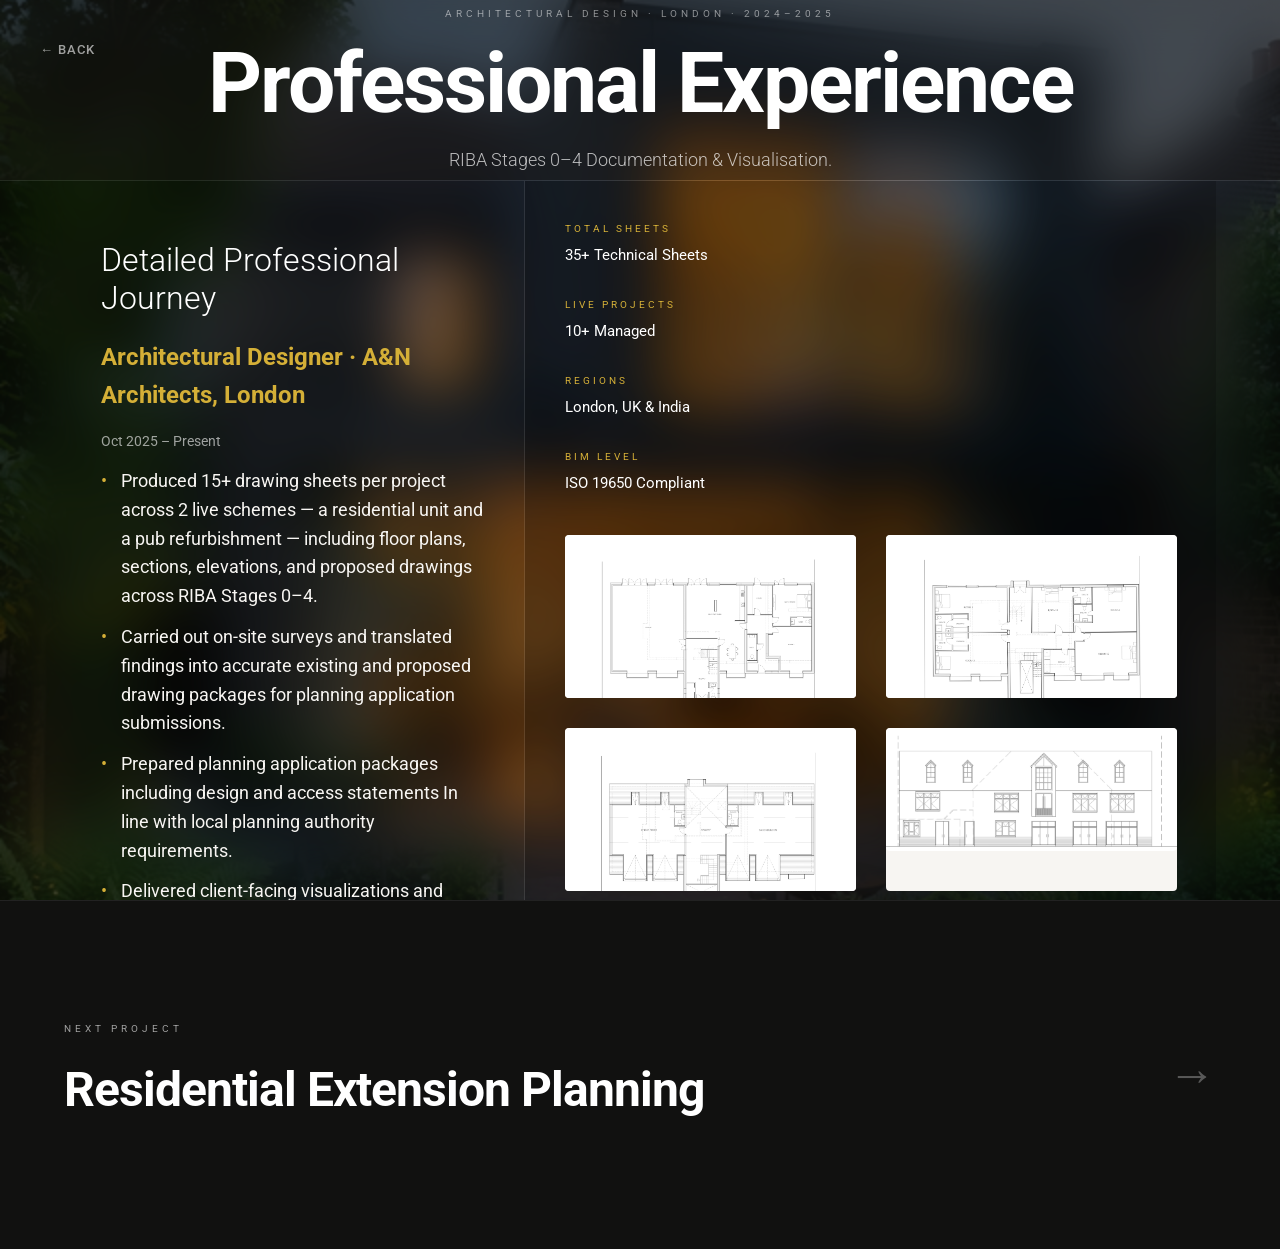
<file: projects/professional-experience.html>
<!DOCTYPE html>
<html lang="en">
<head>
    <meta charset="UTF-8">
    <meta name="viewport" content="width=device-width, initial-scale=1.0">
    <title>Professional Experience | Jafrin Suretha Suresh</title>
    
    <!-- Meta tags for SEO -->
    <meta name="description" content="RIBA Stages 0–4 Documentation & Visualisation for residential and commercial schemes in London.">
    
    <!-- Google Fonts -->
    <link href="https://fonts.googleapis.com/css2?family=Roboto:wght@300;400;500;700&display=swap" rel="stylesheet">
    
    <link rel="stylesheet" href="../styles/main.css">
    <link rel="stylesheet" href="../styles/animations.css">
</head>
<body class="dark-mode-enforced project-page">

    <header class="project-hero reveal-up">
        <a href="../index.html#projects" class="back-link">← Back</a>
        <div class="hero-content">
            <span class="project-category">ARCHITECTURAL DESIGN · LONDON · 2024–2025</span>
            <h1 class="project-hero-title">Professional Experience</h1>
            <p class="project-hero-sub">RIBA Stages 0–4 Documentation & Visualisation.</p>
        </div>
    </header>

    <section class="project-details">
        <div class="container">
            <div class="details-grid">
                <div class="details-left reveal-up">
                    <h2 class="project-section-heading">Detailed Professional Journey</h2>
                    
                    <div class="experience-block" style="margin-bottom: 50px;">
                        <h3 style="font-size: 24px; color: var(--color-accent); margin-bottom: 15px;">Architectural Designer · A&N Architects, London</h3>
                        <p style="font-size: 14px; color: var(--color-muted); margin-bottom: 15px;">Oct 2025 – Present</p>
                        <ul class="experience-bullets" style="list-style: none; padding: 0;">
                            <li style="margin-bottom: 12px; position: relative; padding-left: 20px;">
                                <span style="position: absolute; left: 0; color: var(--color-accent);">•</span>
                                Produced 15+ drawing sheets per project across 2 live schemes — a residential unit and a pub refurbishment — including floor plans, sections, elevations, and proposed drawings across RIBA Stages 0–4.
                            </li>
                            <li style="margin-bottom: 12px; position: relative; padding-left: 20px;">
                                <span style="position: absolute; left: 0; color: var(--color-accent);">•</span>
                                Carried out on-site surveys and translated findings into accurate existing and proposed drawing packages for planning application submissions.
                            </li>
                            <li style="margin-bottom: 12px; position: relative; padding-left: 20px;">
                                <span style="position: absolute; left: 0; color: var(--color-accent);">•</span>
                                Prepared planning application packages including design and access statements In line with local planning authority requirements.
                            </li>
                            <li style="margin-bottom: 12px; position: relative; padding-left: 20px;">
                                <span style="position: absolute; left: 0; color: var(--color-accent);">•</span>
                                Delivered client-facing visualizations and rendered design proposals to support stakeholder approvals at RIBA Stages 2 and 3.
                            </li>
                        </ul>
                    </div>

                    <div class="experience-block" style="margin-bottom: 50px;">
                        <h3 style="font-size: 24px; color: var(--color-accent); margin-bottom: 15px;">Architectural Assistant · Ruby Builders, Chennai</h3>
                        <p style="font-size: 14px; color: var(--color-muted); margin-bottom: 15px;">Dec 2022 – Dec 2023</p>
                        <ul class="experience-bullets" style="list-style: none; padding: 0;">
                            <li style="margin-bottom: 12px; position: relative; padding-left: 20px;">
                                <span style="position: absolute; left: 0; color: var(--color-accent);">•</span>
                                Produced 20+ technical drawing sheets per project across 6-7 live residential schemes including floor plans, sections, and structural details.
                            </li>
                            <li style="margin-bottom: 12px; position: relative; padding-left: 20px;">
                                <span style="position: absolute; left: 0; color: var(--color-accent);">•</span>
                                Delivered 6+ photorealistic renders and walkthrough animations per project to support client presentations and marketing.
                            </li>
                            <li style="margin-bottom: 12px; position: relative; padding-left: 20px;">
                                <span style="position: absolute; left: 0; color: var(--color-accent);">•</span>
                                Prepared planning application drawing packages including design and access statements, location plans, and proposed drawings.
                            </li>
                        </ul>
                    </div>

                    <div class="experience-block">
                        <h3 style="font-size: 20px; color: var(--color-accent); margin-bottom: 10px;">Interships & Early Career</h3>
                        <p style="font-size: 15px; margin-bottom: 10px;"><strong>Clark Contracts Ltd</strong> · Site Coordination Intern (2024)</p>
                        <p style="font-size: 15px;"><strong>Airports Authority of India</strong> · Thesis Intern (2022)</p>
                    </div>

                    <div class="software-row" style="margin-top: 60px;">
                        <span class="software-label">CORE TOOLS</span>
                        <div class="software-pills">
                            <span class="software-pill">AutoCAD</span>
                            <span class="software-pill">Revit</span>
                            <span class="software-pill">Photoshop</span>
                            <span class="software-pill">Lumion</span>
                            <span class="software-pill">TwinMotion</span>
                            <span class="software-pill">V-Ray</span>
                            <span class="software-pill">SketchUp</span>
                        </div>
                    </div>
                </div>
                <div class="details-right reveal-up delay-1">
                    <ul class="project-meta-list" style="margin-bottom: 40px;">
                        <li class="meta-item">
                            <span class="meta-label">Total Sheets</span>
                            <span class="meta-value">35+ Technical Sheets</span>
                        </li>
                        <li class="meta-item">
                            <span class="meta-label">Live Projects</span>
                            <span class="meta-value">10+ Managed</span>
                        </li>
                        <li class="meta-item">
                            <span class="meta-label">Regions</span>
                            <span class="meta-value">London, UK & India</span>
                        </li>
                        <li class="meta-item">
                            <span class="meta-label">BIM Level</span>
                            <span class="meta-value">ISO 19650 Compliant</span>
                        </li>
                    </ul>

                    <!-- Gallery Integrated into Right Column -->
                    <div class="gallery-grid">
                        <div class="gallery-item reveal-up" onclick="openLightbox(0)">
                            <img src="../images/1.1.jpg" alt="Technical Drawing 1.1">
                        </div>
                        <div class="gallery-item reveal-up" onclick="openLightbox(1)">
                            <img src="../images/1.2.jpg" alt="Technical Drawing 1.2">
                        </div>
                        <div class="gallery-item reveal-up" onclick="openLightbox(2)">
                            <img src="../images/1.3.jpg" alt="Technical Drawing 1.3">
                        </div>
                        <div class="gallery-item reveal-up" onclick="openLightbox(3)">
                            <img src="../images/1.4.jpg" alt="Technical Drawing 1.4">
                        </div>
                        <div class="gallery-item reveal-up" onclick="openLightbox(4)">
                            <img src="../images/1.5.jpg" alt="Technical Drawing 1.5">
                        </div>
                    </div>
                </div>
            </div>
        </div>
    </section>

    <footer class="next-project-footer">
        <div class="container">
            <a href="residential-extension.html" class="next-project-link reveal-up">
                <div class="next-content">
                    <span class="next-label">Next project</span>
                    <h3 class="next-title">Residential Extension Planning</h3>
                </div>
                <div class="next-arrow">→</div>
            </a>
        </div>
    </footer>

    <!-- Lightbox container -->
    <div id="lightbox">
        <img id="lightbox-img" style="max-width:85vw; max-height:88vh; object-fit:contain; border-radius:4px; display:block;">
        <button id="lb-prev" style="position:absolute; left:20px; top:50%; transform:translateY(-50%); background:none; border:none; color:white; font-size:48px; cursor:pointer; opacity:0.7; line-height:1;">&#8592;</button>
        <button id="lb-next" style="position:absolute; right:20px; top:50%; transform:translateY(-50%); background:none; border:none; color:white; font-size:48px; cursor:pointer; opacity:0.7; line-height:1;">&#8594;</button>
        <button id="lb-close" style="position:absolute; top:20px; right:24px; background:none; border:none; color:white; font-size:32px; cursor:pointer; opacity:0.7; line-height:1;">&#10005;</button>
    </div>

    <script src="../scripts/main.js"></script>
    <script>
        const galleryImages = [
            '../images/1.1.jpg',
            '../images/1.2.jpg',
            '../images/1.3.jpg',
            '../images/1.4.jpg',
            '../images/1.5.jpg'
        ];
        let currentIdx = 0;

        function openLightbox(idx) {
            currentIdx = idx;
            const lb = document.getElementById('lightbox');
            const img = document.getElementById('lightbox-img');
            img.src = galleryImages[idx];
            lb.style.display = 'flex';
            setTimeout(() => lb.classList.add('active'), 10);
            document.body.style.overflow = 'hidden';
        }

        function closeLightbox() {
            const lb = document.getElementById('lightbox');
            lb.classList.remove('active');
            setTimeout(() => {
                lb.style.display = 'none';
                document.body.style.overflow = '';
            }, 300);
        }

        function nextImage() {
            currentIdx = (currentIdx + 1) % galleryImages.length;
            document.getElementById('lightbox-img').src = galleryImages[currentIdx];
        }

        function prevImage() {
            currentIdx = (currentIdx - 1 + galleryImages.length) % galleryImages.length;
            document.getElementById('lightbox-img').src = galleryImages[currentIdx];
        }

        document.getElementById('lb-close').onclick = closeLightbox;
        document.getElementById('lb-next').onclick = (e) => { e.stopPropagation(); nextImage(); };
        document.getElementById('lb-prev').onclick = (e) => { e.stopPropagation(); prevImage(); };
        document.getElementById('lightbox').onclick = closeLightbox;
    </script>
</body>
</html>
</file>
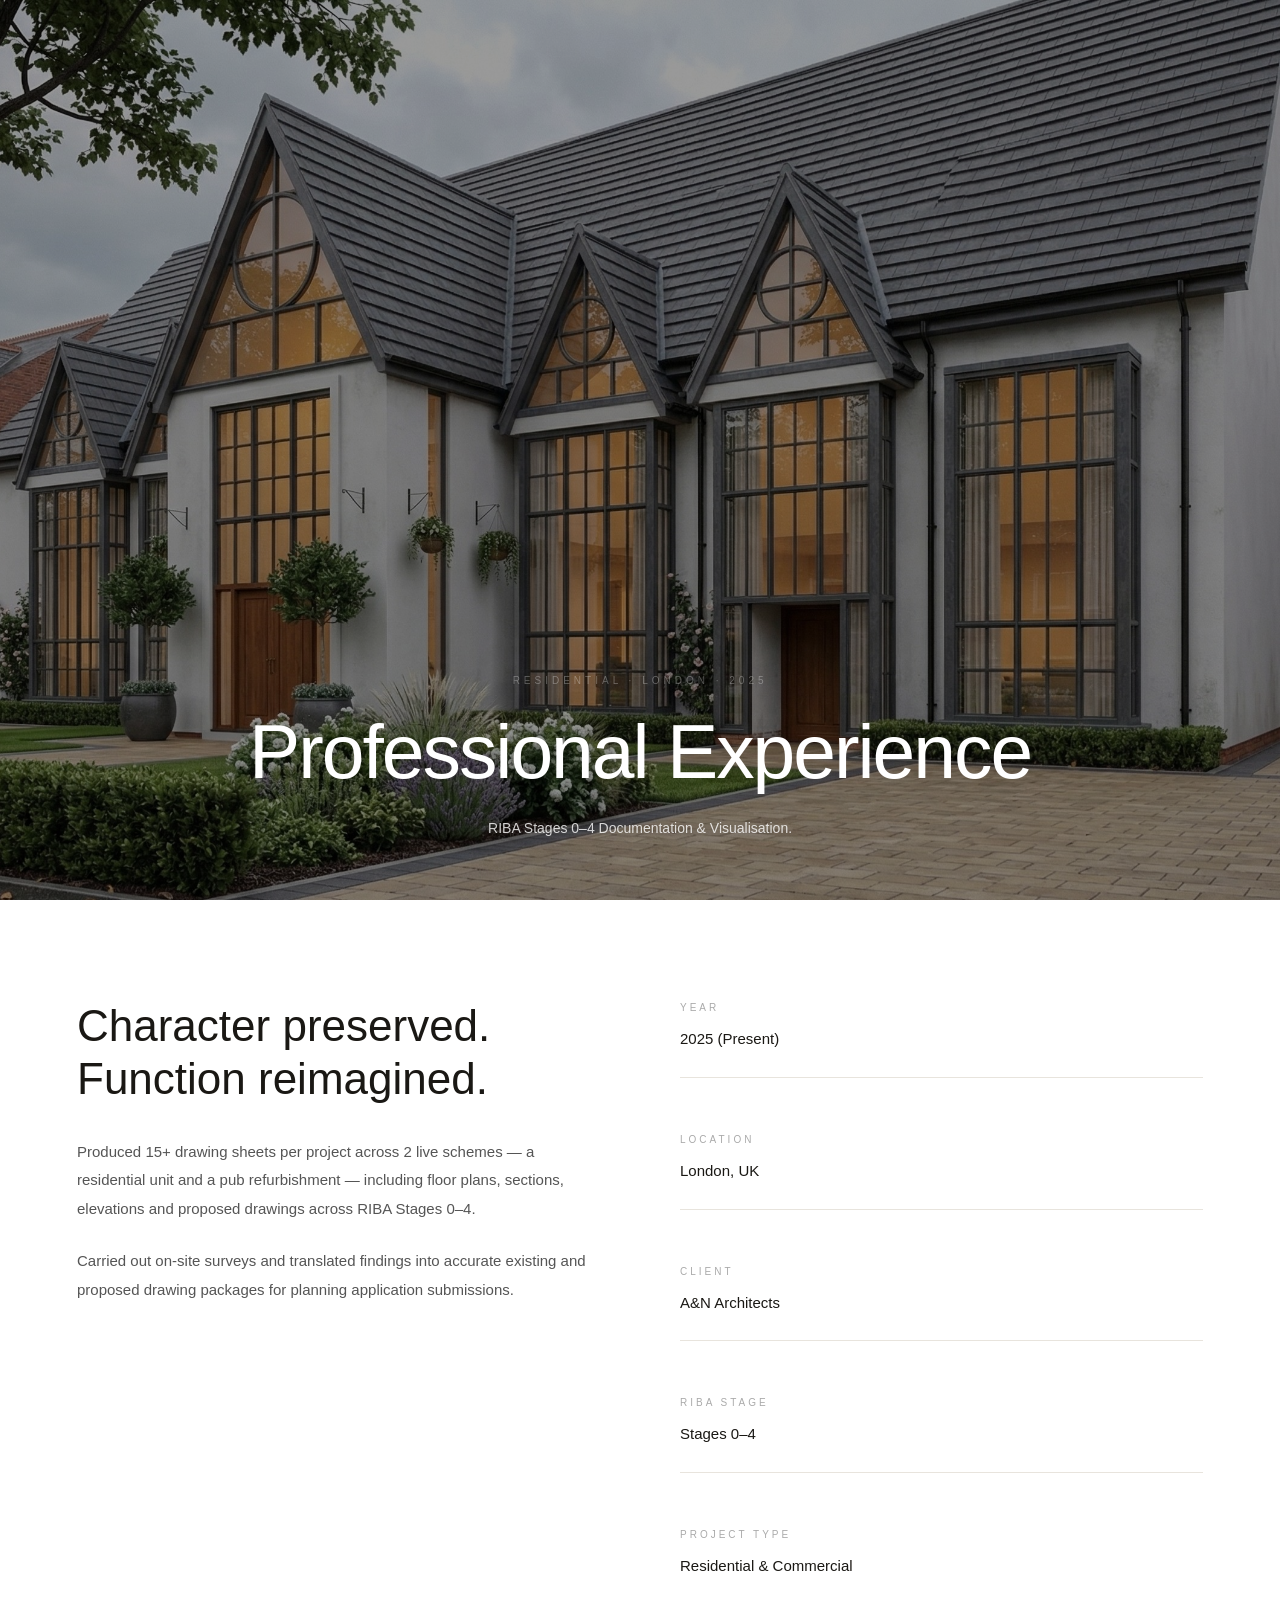
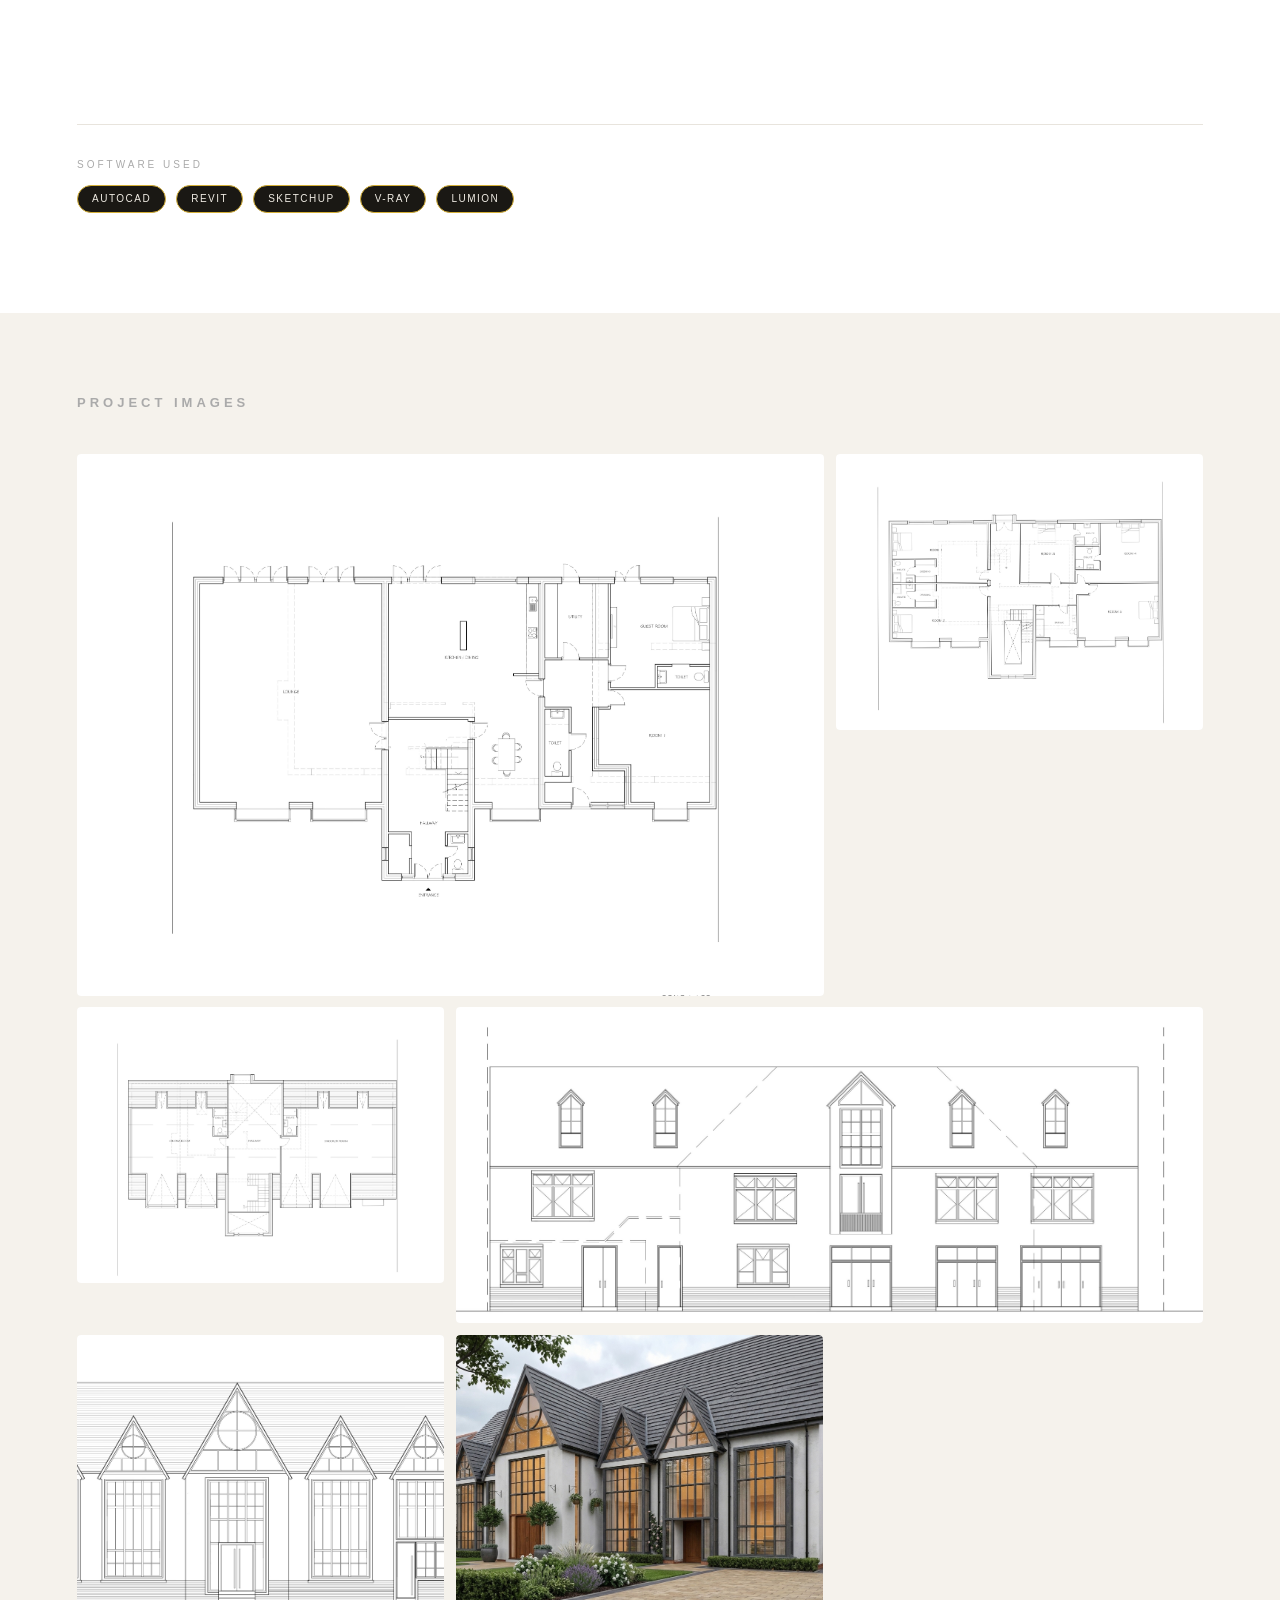
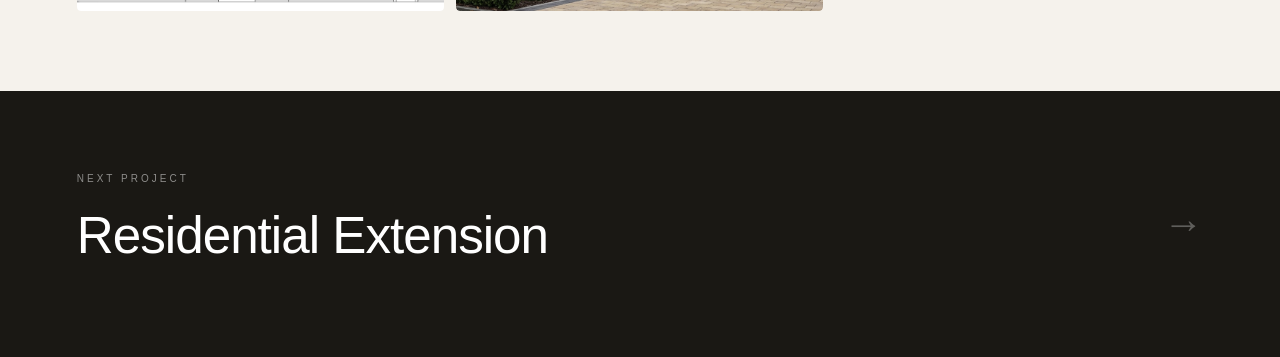
<file: projects/project-template.html>
<!DOCTYPE html>
<html lang="en">
<head>
    <meta charset="UTF-8">
    <meta name="viewport" content="width=device-width, initial-scale=1.0">
    <title>Project Title | Jafrin Suretha Suresh</title>
    <!-- Template Styles -->
    <link rel="stylesheet" href="../styles/main.css">
    <link rel="stylesheet" href="../styles/animations.css">
    <link rel="canonical" href="https://jafrinsuresh.com/projects/project-1.html">
    <style>
        /* TEMPLATE SPECIFIC STYLES */
        :root {
            --color-text-vlong: #555;
            --color-separator: #E8E4DD;
        }

        body {
            background-color: var(--color-bg);
            color: var(--color-text);
            overflow-x: hidden;
        }

        /* Hero Section */
        .project-hero {
            position: relative;
            height: 100vh;
            min-height: 100vh;
            width: 100%;
            background-size: cover;
            background-position: center;
            display: flex;
            align-items: flex-end;
            padding: 0 6% 60px 6%;
        }

        .hero-overlay {
            position: absolute;
            inset: 0;
            background: rgba(0,0,0,0.40);
            z-index: 1;
        }

        .hero-content {
            position: relative;
            z-index: 2;
            color: #ffffff;
        }

        .project-category {
            font-size: 10px;
            letter-spacing: 4px;
            text-transform: uppercase;
            color: rgba(255,255,255,0.6);
            display: block;
            margin-bottom: 20px;
        }

        .project-hero-title {
            font-size: clamp(42px, 6vw, 80px);
            font-weight: 300;
            line-height: 1.1;
            margin-bottom: 24px;
        }

        .project-hero-sub {
            font-size: 14px;
            opacity: 0.8;
            font-weight: 300;
        }

        /* Description Section */
        .project-description-section {
            background: #ffffff;
            padding: 100px 6%;
        }

        .description-grid {
            display: grid;
            grid-template-columns: 1fr 1fr;
            gap: 80px;
        }

        .project-section-heading {
            font-size: clamp(28px, 3.5vw, 44px);
            font-weight: 300;
            color: #1A1814;
            line-height: 1.2;
            margin-bottom: 32px;
        }

        .project-text {
            font-size: 15px;
            line-height: 1.9;
            color: var(--color-text-vlong);
            max-width: 540px;
        }

        .project-text p {
            margin-bottom: 24px;
        }

        /* Metadata Column */
        .project-meta-list {
            list-style: none;
            padding: 0;
        }

        .meta-pair {
            padding: 24px 0;
            border-bottom: 1px solid var(--color-separator);
        }

        .meta-pair:first-child { padding-top: 0; }
        .meta-pair:last-child { border-bottom: none; }

        .meta-label {
            font-size: 10px;
            letter-spacing: 3px;
            color: #aaa;
            text-transform: uppercase;
            display: block;
            margin-bottom: 8px;
        }

        .meta-value {
            font-size: 15px;
            color: #1A1814;
            font-weight: 400;
        }

        /* Software Section */
        .software-row {
            margin-top: 40px;
            padding-top: 32px;
            border-top: 1px solid var(--color-separator);
            grid-column: span 2;
        }

        .software-label {
            font-size: 10px;
            letter-spacing: 3px;
            color: #aaa;
            text-transform: uppercase;
            margin-bottom: 12px;
            display: block;
        }

        .software-pills {
            display: flex;
            flex-wrap: wrap;
            gap: 10px;
        }

        .software-pill {
            background: #1A1814;
            color: #F0ECE4;
            font-size: 10px;
            letter-spacing: 1.5px;
            padding: 5px 14px;
            border-radius: 20px;
            display: inline-block;
            text-transform: uppercase;
        }

        /* Gallery Section */
        .gallery-section {
            background: #F5F2EC;
            padding: 80px 6%;
        }

        .gallery-header {
            font-size: 13px;
            letter-spacing: 4px;
            text-transform: uppercase;
            color: #aaa;
            margin-bottom: 40px;
        }

        .gallery-grid {
            display: grid;
            grid-template-columns: repeat(3, 1fr);
            gap: 12px;
        }

        .gallery-item {
            overflow: hidden;
            border-radius: 4px;
            cursor: pointer;
            aspect-ratio: 4/3;
        }

        .gallery-item:nth-child(3n+1) {
            grid-column: span 2;
            aspect-ratio: auto;
        }

        .gallery-item img {
            width: 100%;
            height: 100%;
            object-fit: cover;
            display: block;
            transition: transform 0.5s ease;
        }

        .gallery-item:hover img {
            transform: scale(1.04);
        }

        /* Next Project Section */
        .next-project-section {
            background: #1A1814;
            padding: 80px 6%;
            display: flex;
            justify-content: space-between;
            align-items: center;
            text-decoration: none;
            transition: opacity 0.3s ease;
        }

        .next-project-section:hover {
            opacity: 0.95;
        }

        .next-label {
            display: block;
            font-size: 10px;
            letter-spacing: 3px;
            color: rgba(255,255,255,0.5);
            margin-bottom: 8px;
            text-transform: uppercase;
        }

        .next-title {
            font-size: clamp(28px, 4vw, 52px);
            font-weight: 300;
            color: #ffffff;
            margin: 0;
        }

        .next-arrow {
            font-size: 40px;
            color: #ffffff;
            transition: transform 0.3s ease;
        }

        .next-project-section:hover .next-arrow {
            transform: translateX(6px);
        }

        /* Back to Main Scroll Reveal */
        .reveal-up {
            opacity: 0;
            transform: translateY(30px);
            transition: all 0.8s cubic-bezier(0.2, 0.8, 0.2, 1);
        }

        .reveal-up.active {
            opacity: 1;
            transform: translateY(0);
        }

        /* Mobile Adjustments */
        @media (max-width: 1024px) {
            .gallery-grid { grid-template-columns: repeat(2, 1fr); }
            .gallery-item:nth-child(3n+1) { grid-column: span 1; }
        }

        @media (max-width: 768px) {
            .description-grid { grid-template-columns: 1fr; gap: 40px; }
            .software-row { grid-column: auto; }
            .gallery-grid { grid-template-columns: 1fr; }
            .gallery-item:nth-child(3n+1) { grid-column: auto; }
            .project-hero { height: 80vh; min-height: auto; }
        }
    </style>
</head>
<body>

    <!-- SECTION 1: HERO -->
    <header class="project-hero" style="background-image: url('../images/Project 1.0.jpeg');">
        <div class="hero-overlay"></div>
        <div class="hero-content reveal-up">
            <span class="project-category">RESIDENTIAL · LONDON · 2025</span>
            <h1 class="project-hero-title">Professional Experience</h1>
            <p class="project-hero-sub">RIBA Stages 0–4 Documentation & Visualisation.</p>
        </div>
    </header>

    <!-- SECTION 2 & 3: DESCRIPTION & SOFTWARE -->
    <section class="project-description-section">
        <div class="description-grid">
            <div class="description-left reveal-up">
                <h2 class="project-section-heading">Character preserved. Function reimagined.</h2>
                <div class="project-text">
                    <p>Produced 15+ drawing sheets per project across 2 live schemes — a residential unit and a pub refurbishment — including floor plans, sections, elevations and proposed drawings across RIBA Stages 0–4.</p>
                    <p>Carried out on-site surveys and translated findings into accurate existing and proposed drawing packages for planning application submissions.</p>
                </div>
            </div>
            <div class="description-right reveal-up">
                <ul class="project-meta-list">
                    <li class="meta-pair">
                        <span class="meta-label">Year</span>
                        <span class="meta-value">2025 (Present)</span>
                    </li>
                    <li class="meta-pair">
                        <span class="meta-label">Location</span>
                        <span class="meta-value">London, UK</span>
                    </li>
                    <li class="meta-pair">
                        <span class="meta-label">Client</span>
                        <span class="meta-value">A&N Architects</span>
                    </li>
                    <li class="meta-pair">
                        <span class="meta-label">RIBA Stage</span>
                        <span class="meta-value">Stages 0–4</span>
                    </li>
                    <li class="meta-pair">
                        <span class="meta-label">Project Type</span>
                        <span class="meta-value">Residential & Commercial</span>
                    </li>
                </ul>
            </div>

            <div class="software-row reveal-up">
                <span class="software-label">Software used</span>
                <div class="software-pills">
                    <span class="software-pill">AutoCAD</span>
                    <span class="software-pill">Revit</span>
                    <span class="software-pill">SketchUp</span>
                    <span class="software-pill">V-Ray</span>
                    <span class="software-pill">Lumion</span>
                </div>
            </div>
        </div>
    </section>

    <!-- SECTION 4: GALLERY -->
    <section class="gallery-section">
        <h2 class="gallery-header reveal-up">Project images</h2>
        <div class="gallery-grid">
            <div class="gallery-item reveal-up" onclick="openLightbox(0)">
                <img src="../images/1.1.jpg" alt="Gallery Image 1">
            </div>
            <div class="gallery-item reveal-up" onclick="openLightbox(1)">
                <img src="../images/1.2.jpg" alt="Gallery Image 2">
            </div>
            <div class="gallery-item reveal-up" onclick="openLightbox(2)">
                <img src="../images/1.3.jpg" alt="Gallery Image 3">
            </div>
            <div class="gallery-item reveal-up" onclick="openLightbox(3)">
                <img src="../images/1.4.jpg" alt="Gallery Image 4">
            </div>
            <div class="gallery-item reveal-up" onclick="openLightbox(4)">
                <img src="../images/1.5.jpg" alt="Gallery Image 5">
            </div>
            <div class="gallery-item reveal-up" onclick="openLightbox(5)">
                <img src="../images/Project 1.0.jpeg" alt="Gallery Image 6">
            </div>
        </div>
    </section>

    <!-- SECTION 5: NEXT PROJECT -->
    <a href="residential-extension.html" class="next-project-section">
        <div class="next-content">
            <span class="next-label">Next project</span>
            <h3 class="next-title">Residential Extension</h3>
        </div>
        <div class="next-arrow">→</div>
    </a>

    <!-- SCRIPTS -->
    <script src="../scripts/main.js"></script>
    <script>
        // Specific Lightbox integration for standalone pages if not in main.js
        function openLightbox(index) {
            // Lightbox logic here or call existing lightbox from main.js
            console.log("Opening lightbox for index:", index);
        }
    </script>
</body>
</html>
</file>
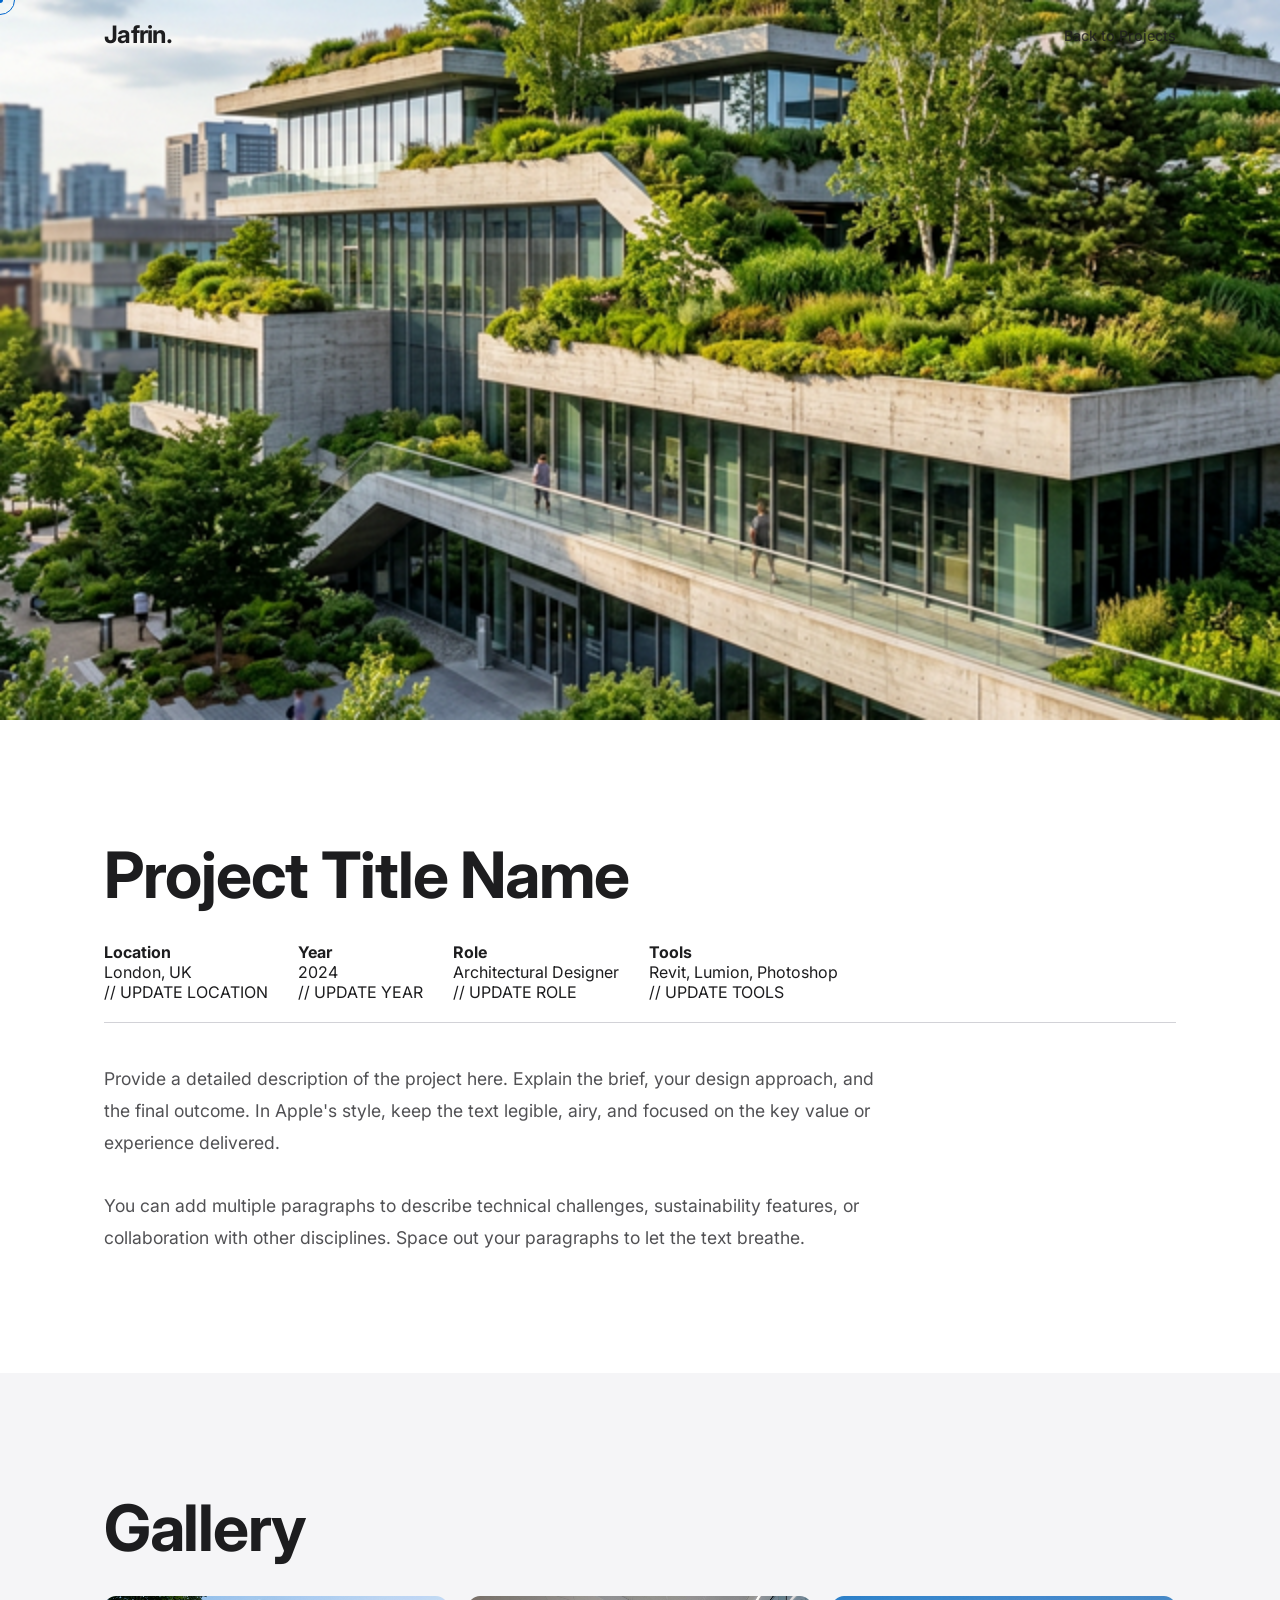
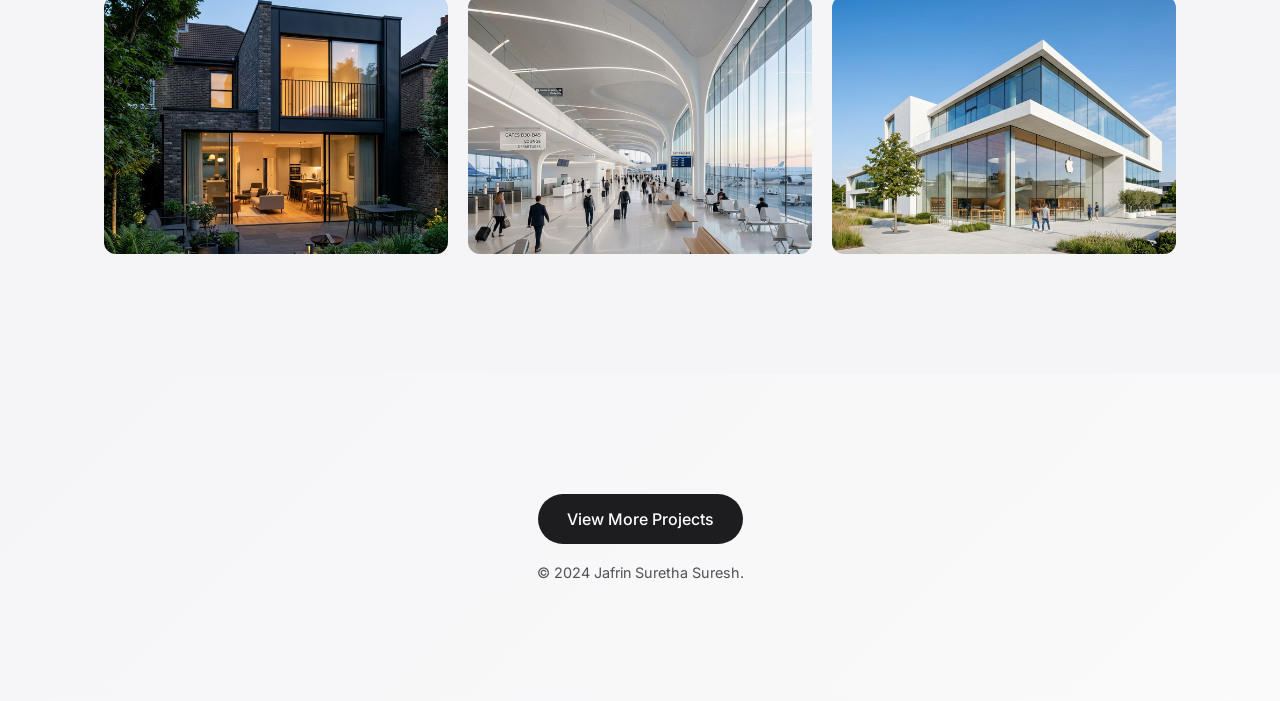
<file: Portfolio/projects/project-1.html>
<!DOCTYPE html>
<html lang="en">
<head>
    <meta charset="UTF-8">
    <meta name="viewport" content="width=device-width, initial-scale=1.0">
    <!-- UPDATE TITLE: Change 'Project Title' to your actual project name -->
    <title>Project Title | Jafrin Suretha Suresh</title>
    
    <link rel="preconnect" href="https://fonts.googleapis.com">
    <link rel="preconnect" href="https://fonts.gstatic.com" crossorigin>
    <link href="https://fonts.googleapis.com/css2?family=Inter:wght@300;400;500;600;700&display=swap" rel="stylesheet">
    
    <!-- Path goes back one folder to access styles -->
    <link rel="stylesheet" href="../styles/main.css">
    <link rel="stylesheet" href="../styles/animations.css">
</head>
<body class="light-mode">
    
    <!-- NAVIGATION -->
    <nav id="navbar" class="navbar">
        <div class="nav-container">
            <a href="../index.html" class="nav-logo">Jafrin.</a>
            
            <ul class="nav-links">
                <li><a href="../index.html#projects">Back to Projects</a></li>
            </ul>
        </div>
    </nav>

    <!-- PROJECT HERO -->
    <!-- HOW TO UPDATE HERO IMAGE: Add your image URL to the style attribute below -->
    <header class="project-hero" style="background-image: url('../images/project-hero-placeholder.jpg'); height: 80vh; background-size: cover; background-position: center; position: relative;">
        <div class="hero-overlay" style="position: absolute; width: 100%; height: 100%; background: rgba(0,0,0,0.3);"></div>
    </header>

    <!-- PROJECT INFO -->
    <section class="project-details padding-section">
        <div class="container reveal-up">
            <!-- UPDATE PROJECT TITLE -->
            <h1 class="section-title">Project Title Name</h1>
            
            <div class="project-meta" style="display: flex; gap: 30px; margin-bottom: 40px; border-bottom: 1px solid var(--color-border); padding-bottom: 20px;">
                <div>
                    <strong>Location</strong>
                    <p>London, UK</p> // UPDATE LOCATION
                </div>
                <div>
                    <strong>Year</strong>
                    <p>2024</p> // UPDATE YEAR
                </div>
                <div>
                    <strong>Role</strong>
                    <p>Architectural Designer</p> // UPDATE ROLE
                </div>
                <div>
                    <strong>Tools</strong>
                    <p>Revit, Lumion, Photoshop</p> // UPDATE TOOLS
                </div>
            </div>

            <!-- UPDATE PROJECT DESCRIPTION -->
            <div class="project-description" style="max-width: 800px; font-size: 1.1rem; color: var(--color-text-secondary); line-height: 1.8;">
                <p>
                    Provide a detailed description of the project here. Explain the brief, your design approach, and the final outcome. In Apple's style, keep the text legible, airy, and focused on the key value or experience delivered.
                </p>
                <br>
                <p>
                    You can add multiple paragraphs to describe technical challenges, sustainability features, or collaboration with other disciplines. Space out your paragraphs to let the text breathe.
                </p>
            </div>
        </div>
    </section>

    <!-- PROJECT GALLERY (Masonry-style) -->
    <section class="project-gallery padding-section bg-alt">
        <div class="container">
            <h2 class="section-title reveal-up">Gallery</h2>
            
            <!-- Gallery Grid -->
            <!-- HOW TO ADD IMAGES: Duplicate the 'gallery-item' divs below and replace the img src -->
            <div class="gallery-grid" style="display: grid; grid-template-columns: repeat(auto-fit, minmax(300px, 1fr)); gap: 20px;">
                
                <div class="gallery-item reveal-up zoom-in">
                    <img src="../images/gallery-1.jpg" alt="Gallery Image 1" style="width: 100%; border-radius: var(--border-radius-medium); object-fit: cover; aspect-ratio: 4/3;">
                </div>
                
                <div class="gallery-item reveal-up zoom-in" style="transition-delay: 0.1s;">
                    <img src="../images/gallery-2.jpg" alt="Gallery Image 2" style="width: 100%; border-radius: var(--border-radius-medium); object-fit: cover; aspect-ratio: 4/3;">
                </div>
                
                <div class="gallery-item reveal-up zoom-in" style="transition-delay: 0.2s;">
                    <img src="../images/gallery-3.jpg" alt="Gallery Image 3" style="width: 100%; border-radius: var(--border-radius-medium); object-fit: cover; aspect-ratio: 4/3;">
                </div>
                
            </div>
        </div>
    </section>

    <!-- FOOTER -->
    <footer class="footer padding-section text-center">
        <div class="container">
            <a href="../index.html#projects" class="btn btn-primary" style="margin-bottom: 20px;">View More Projects</a>
            <div class="footer-bottom">
                <p>&copy; 2024 Jafrin Suretha Suresh.</p>
            </div>
        </div>
    </footer>

    <script src="../scripts/main.js"></script>
</body>
</html>
</file>
<file: styles/main.css>
:root {
    --color-bg: #111110;
    --color-text: #FFFFFF;
    --color-accent: #D4AF37;
    --color-muted: rgba(255, 255, 255, 0.6);
    --color-border: rgba(255, 255, 255, 0.1);
    --color-card: rgba(26, 26, 24, 0.4);
    --color-nav: rgba(0, 0, 0, 0.3);
    --transition-smooth: 0.8s cubic-bezier(0.16, 1, 0.3, 1);
    --font-primary: 'Roboto', sans-serif;
}

/* Base Styles & Translucent Effect */
* { margin: 0; padding: 0; box-sizing: border-box; }

/* Flexible Media */
img, video {
    max-width: 100%;
    height: auto;
    display: block;
}
html { 
    scroll-behavior: smooth; 
    background: url('../images/project2-thumb.jpg') no-repeat center center fixed;
    background-size: cover;
}
body {
    font-family: var(--font-primary), -apple-system, sans-serif;
    background-color: transparent; /* Allow html background to show through */
    color: var(--color-text);
    line-height: 1.6;
    font-size: clamp(14px, 1.2vw + 10px, 18px); /* Fluid typography */
    overflow-x: hidden;
    position: relative;
}

/* Translucent Glass Layer */
body::before {
    content: "";
    position: fixed;
    inset: 0;
    background: rgba(10, 10, 9, 0.55);
    backdrop-filter: blur(30px) saturate(1.4);
    -webkit-backdrop-filter: blur(30px) saturate(1.4);
    z-index: -1;
}

/* Global glass card helper */
.glass {
    background: rgba(255, 255, 255, 0.05);
    backdrop-filter: blur(18px) saturate(1.5);
    -webkit-backdrop-filter: blur(18px) saturate(1.5);
    border: 1px solid rgba(255, 255, 255, 0.12);
    box-shadow: 0 8px 32px rgba(0,0,0,0.35), inset 0 1px 0 rgba(255,255,255,0.06);
    border-radius: 16px;
}



.container { width: 100%; max-width: 1400px; margin: 0 auto; padding: 0 clamp(1.5rem, 5vw, 6%); }
.text-center { text-align: center; }
.bg-white { background: transparent; }
.bg-gray { background: transparent; }

/* Top Navigation Bar */
.top-nav {
    position: fixed;
    top: 0;
    left: 0;
    width: 100%;
    z-index: 2000;
    background: var(--color-nav);
    backdrop-filter: blur(25px);
    border-bottom: 1px solid var(--color-border);
    padding: 20px 0;
}

.nav-container {
    display: flex;
    justify-content: space-between;
    align-items: center;
    width: 100%;
}



.hamburger-btn {
    display: none;
    flex-direction: column;
    justify-content: space-between;
    width: 28px;
    height: 20px;
    background: transparent;
    border: none;
    cursor: pointer;
    z-index: 2001;
    padding: 0;
}

.hamburger-btn span {
    width: 100%;
    height: 2px;
    background-color: var(--color-text);
    transition: all 0.3s ease;
    border-radius: 2px;
}

.hamburger-btn.active span:nth-child(1) { transform: translateY(9px) rotate(45deg); }
.hamburger-btn.active span:nth-child(2) { opacity: 0; }
.hamburger-btn.active span:nth-child(3) { transform: translateY(-9px) rotate(-45deg); }

.nav-track {
    display: flex;
    justify-content: center;
    align-items: center;
    gap: 40px;
}

.nav-link {
    font-size: 13px;
    font-weight: 400;
    letter-spacing: 0.5px;
    color: var(--color-text);
    text-decoration: none;
    transition: all 0.4s ease;
    padding: 8px 12px;
    opacity: 0.7;
    position: relative;
    font-family: 'Inter', sans-serif;
}

.nav-link::after {
    content: '';
    position: absolute;
    bottom: 0;
    left: 12px;
    right: 12px;
    height: 1px;
    background: var(--color-accent);
    transform: scaleX(0);
    transition: transform 0.4s ease;
}

.nav-link:hover, .nav-link.active {
    opacity: 1;
    color: var(--color-accent);
}

.nav-link.active::after {
    transform: scaleX(1);
}

/* Projects Dropdown in Top Nav */
.projects-dropdown {
    position: relative;
    display: inline-block;
}

.dropdown-content {
    position: absolute;
    top: 100%;
    left: 50%;
    transform: translateX(-50%) translateY(20px);
    background: rgba(13, 13, 12, 0.7);
    backdrop-filter: blur(24px) saturate(1.5);
    -webkit-backdrop-filter: blur(24px) saturate(1.5);
    border: 1px solid rgba(255, 255, 255, 0.12);
    box-shadow: 0 16px 40px rgba(0,0,0,0.4), inset 0 1px 0 rgba(255,255,255,0.06);
    padding: 15px 20px;
    display: flex;
    flex-direction: column;
    gap: 12px;
    min-width: 180px;
    opacity: 0;
    visibility: hidden;
    transition: all 0.4s ease;
    border-radius: 14px;
    z-index: 10;
}

.projects-dropdown:hover .dropdown-content {
    opacity: 1;
    visibility: visible;
    transform: translateX(-50%) translateY(10px);
}

.sub-link {
    font-size: 12px;
    letter-spacing: 0.5px;
    color: var(--color-text);
    text-decoration: none;
    transition: color 0.3s;
    white-space: nowrap;
    opacity: 0.8;
}

.sub-link:hover { color: var(--color-accent); opacity: 1; }

/* Highlights / Metrics Section (Integrated) */
.highlights-grid { 
    display: grid; 
    grid-template-columns: repeat(auto-fit, minmax(130px, 1fr)); 
    gap: 15px; 
}
.metric-card {
    background: rgba(255, 255, 255, 0.04);
    backdrop-filter: blur(20px) saturate(1.4);
    -webkit-backdrop-filter: blur(20px) saturate(1.4);
    border: 1px solid rgba(255, 255, 255, 0.12);
    box-shadow: 0 8px 24px rgba(0,0,0,0.3), inset 0 1px 0 rgba(255,255,255,0.06);
    border-radius: 14px;
    padding: 25px 15px;
    text-align: center;
    transition: all 0.5s cubic-bezier(0.16, 1, 0.3, 1);
}
.metric-card:hover {
    border-color: rgba(212, 175, 55, 0.4);
    transform: translateY(-6px);
    background: rgba(255, 255, 255, 0.08);
    box-shadow: 0 16px 40px rgba(0,0,0,0.4), 0 0 0 1px rgba(212,175,55,0.2);
}
.metric-number {
    font-size: 38px;
    font-weight: 700;
    color: var(--color-accent);
    line-height: 1;
    margin-bottom: 8px;
    font-family: var(--font-primary), sans-serif;
}
.metric-label {
    font-size: 12px;
    letter-spacing: 1px;
    color: var(--color-muted);
    text-transform: uppercase;
    font-weight: 500;
}

@media (max-width: 768px) {
    .metric-number { font-size: 28px; }
    .metric-card { padding: 20px 10px; }
    .highlights-grid { grid-template-columns: repeat(2, 1fr); }
}

.section-heading { font-family: 'Outfit', sans-serif; color: var(--color-accent); }
.section-title { font-size: clamp(48px, 8vw, 72px); font-weight: 700; letter-spacing: -3px; margin-bottom: 60px; line-height: 1.1; color: var(--color-accent); }

/* About Section Full Page */
.about-section {
    position: relative;
    min-height: 100vh;
    display: flex;
    align-items: center;
    overflow: hidden;
    padding: 120px 0 80px;
}

.about-container { position: relative; z-index: 1; width: 100%; max-width: 1100px; }

.about-grid {
    display: grid;
    grid-template-columns: 280px 1fr;
    gap: 70px;
    align-items: stretch; /* Let photo match paragraph height */
}
.profile-col { display: flex; align-items: stretch; justify-content: center; }
.profile-img {
    width: 100%;
    max-width: 260px;
    height: 100%;       /* Match the bio column height */
    min-height: 320px;
    object-fit: cover;  /* Fill without distortion */
    object-position: center top;
    border-radius: 18px;
    filter: grayscale(1);
    transition: filter 0.5s ease, transform 0.5s ease;
    border: 1px solid rgba(255,255,255,0.1);
    display: block;
}
.profile-img:hover { filter: grayscale(0.2); transform: scale(1.03); }
.hero-name { font-size: clamp(28px, 4vw, 44px); font-weight: 700; margin-bottom: 8px; font-family: var(--font-primary), sans-serif; color: var(--color-text); }
.role-location { font-size: 11px; letter-spacing: 3px; text-transform: uppercase; color: var(--color-muted); margin-bottom: 24px; font-weight: 500; }
.bio-text { font-size: 18px; line-height: 1.7; color: var(--color-text); margin-bottom: 28px; max-width: 100%; }
.simple-contact { font-size: 13px; color: var(--color-muted); letter-spacing: 1px; opacity: 0.8; margin-bottom: 40px; }
.simple-contact a {
    color: var(--color-muted);
    text-decoration: none;
    border-bottom: 1px solid rgba(255,255,255,0.2);
    transition: color 0.3s, border-color 0.3s;
    padding-bottom: 1px;
}
.simple-contact a:hover {
    color: var(--color-accent);
    border-color: var(--color-accent);
}
.highlights-grid { 
    display: grid;
    grid-template-columns: repeat(4, 1fr);
    gap: 16px;
    width: 100%;
    margin-top: 16px;
}

@media (max-width: 1024px) {
    .about-grid {
        grid-template-columns: 1fr;
        text-align: center;
        gap: 40px;
    }
    .profile-img { margin: 0 auto; width: 200px; height: 280px; }
    .about-section { padding: 100px 0 60px; }
    .highlights-grid { grid-template-columns: repeat(2, 1fr); }
}

@media (max-width: 600px) {
    .highlights-grid { grid-template-columns: repeat(2, 1fr); }
}

/* Skills Section Full Page */
.skills-section {
    background: #0a0a09;
    padding: 100px 0;
}
.skills-container { width: 100%; max-width: 1200px; }
.skills-center-content { width: 100%; text-align: center; }
.skills-grid-columns {
    display: grid;
    grid-template-columns: repeat(3, 1fr);
    gap: 40px;
    text-align: left;
}
.skill-category {
    background: rgba(255, 255, 255, 0.04);
    backdrop-filter: blur(20px) saturate(1.4);
    -webkit-backdrop-filter: blur(20px) saturate(1.4);
    border: 1px solid rgba(255, 255, 255, 0.1);
    box-shadow: 0 8px 32px rgba(0,0,0,0.3), inset 0 1px 0 rgba(255,255,255,0.05);
    padding: 30px;
    border-radius: 16px;
    transition: transform 0.3s ease, background 0.3s ease, box-shadow 0.3s ease;
}
.skill-category:hover {
    background: rgba(255, 255, 255, 0.07);
    transform: translateY(-6px);
    box-shadow: 0 20px 50px rgba(0,0,0,0.4), inset 0 1px 0 rgba(255,255,255,0.08);
    border-color: rgba(212, 175, 55, 0.25);
}
.category-title { font-size: 14px; text-transform: uppercase; letter-spacing: 2px; color: var(--color-accent); margin-bottom: 25px; border-bottom: 1px solid var(--color-border); padding-bottom: 15px; }


/* Skills Layout */
.skills-grid-columns {
    display: grid;
    grid-template-columns: repeat(auto-fit, minmax(min(100%, 300px), 1fr));
    gap: clamp(30px, 4vw, 50px);
    margin-bottom: 60px;
}
.skill-category-label {
    font-size: 14px;
    letter-spacing: 2px;
    color: var(--color-accent);
    text-transform: uppercase;
    margin-bottom: 15px;
    border-bottom: 1px solid var(--color-border);
    padding-bottom: 8px;
}
.skill-chips-container { display: flex; flex-wrap: wrap; gap: 10px; }
.skill-chip {
    padding: 8px 16px;
    border-radius: 20px;
    background: rgba(255, 255, 255, 0.07);
    backdrop-filter: blur(10px);
    -webkit-backdrop-filter: blur(10px);
    border: 1px solid rgba(255, 255, 255, 0.13);
    color: var(--color-text);
    font-size: 13px;
    transition: all 0.3s;
    box-shadow: 0 2px 8px rgba(0,0,0,0.2);
}
.skill-chip:hover { border-color: var(--color-accent); color: var(--color-bg); background: var(--color-accent); }

/* Project Section Blur Layer */
/* Project Section Refinement */
.projects-section { position: relative; padding: 80px 0; overflow: hidden; }

.projects-bg-blur { position: absolute; inset: -100px; z-index: 0; filter: blur(120px); opacity: 0.08; transition: opacity 1s ease; }
.projects-bg-blur img { position: absolute; width: 100%; height: 100%; object-fit: cover; opacity: 0; transition: opacity 1s ease; }
.projects-bg-blur img.active { opacity: 1; }

.projects-fg-container { position: relative; z-index: 1; }

/* Timeline & Resume Parallel Grid */
.timeline-section { padding: 80px 0; position: relative; }
.resume-grid {
    display: grid;
    grid-template-columns: 1fr 1fr;
    gap: 60px;
    margin-top: 40px;
    align-items: flex-start;
}
.resume-col { min-width: 0; }
.timeline-container { position: relative; margin-top: 30px; }
.timeline-item {
    display: grid;
    grid-template-columns: 120px 1fr;
    gap: 20px;
    margin-bottom: 40px;
    background: rgba(255, 255, 255, 0.03);
    backdrop-filter: blur(16px) saturate(1.4);
    -webkit-backdrop-filter: blur(16px) saturate(1.4);
    border: 1px solid rgba(255, 255, 255, 0.08);
    border-radius: 14px;
    padding: 24px;
    transition: background 0.3s ease, transform 0.3s ease;
}
.timeline-item:hover {
    background: rgba(255, 255, 255, 0.06);
    transform: translateX(4px);
    border-color: rgba(212, 175, 55, 0.2);
}
.timeline-date { font-size: 13px; font-weight: 700; letter-spacing: 1px; color: var(--color-accent); text-transform: uppercase; padding-top: 4px; }
.timeline-title { font-size: 24px; font-weight: 600; margin-bottom: 4px; }
.timeline-org { font-size: 17px; color: var(--color-muted); margin-bottom: 8px; font-weight: 500; }
.timeline-desc { font-size: 16px; color: var(--color-muted); line-height: 1.5; }
.timeline-list { padding-left: 20px; font-size: 16px; color: var(--color-muted); }
.timeline-list li { margin-bottom: 6px; }

/* Project Slider Styles */
.project-slider-wrapper {
    position: relative;
    display: flex;
    flex-direction: column;
    align-items: center;
    gap: 40px;
}
.project-slider-container {
    overflow: hidden;
    width: 100%;
}
.project-slider-track {
    display: flex;
    gap: 30px;
    transition: transform 0.6s cubic-bezier(0.16, 1, 0.3, 1);
}
.project-card-dark {
    flex: 0 0 calc(50% - 15px); /* Show 2 cards at a time */
    min-width: 300px;
}
.slider-nav {
    display: flex;
    gap: 20px;
    margin-top: 10px;
}
.slider-arrow {
    background: rgba(255, 255, 255, 0.05);
    border: 1px solid var(--color-border);
    color: var(--color-text);
    width: 60px;
    height: 60px;
    border-radius: 50%;
    cursor: pointer;
    font-size: 24px;
    display: flex;
    align-items: center;
    justify-content: center;
    transition: all 0.3s ease;
    flex-shrink: 0;
}
.slider-arrow:hover {
    background: var(--color-accent);
    color: var(--color-bg);
    border-color: var(--color-accent);
    transform: scale(1.1);
}
.slider-arrow:disabled {
    opacity: 0.2;
    cursor: not-allowed;
}

/* Local Spacing Adjustments */
.about-section { padding: 100px 0 60px !important; }
.skills-section { padding: 60px 0 !important; }
.contact-section { padding: 80px 0 !important; }
#footer { padding: 60px 0 40px; }
.footer-divider-line { margin-bottom: 40px; }
.companies-row { margin-bottom: 40px; }

/* Timeline Styles (Legacy, kept for backup if grid fails) */
/* .timeline-container { position: relative; max-width: 900px; margin-top: 60px; } */
/* .timeline-item { display: grid; grid-template-columns: 200px 1fr; gap: 40px; margin-bottom: 80px; } */

/* Resume CTA Adjustments for small space */
.timeline-header-flex { display: flex; flex-direction: column; gap: 15px; margin-bottom: 20px; }
.timeline-header-flex .section-heading { font-size: 28px; }
.resume-cta { display: flex; align-items: center; gap: 20px; }
.text-link-underline { margin-left: 0; }

.pill-btn {
    padding: 14px 28px;
    border-radius: 40px;
    background: var(--color-text);
    color: var(--color-bg);
    font-size: 13px;
    font-weight: 600;
    text-decoration: none;
    border: none;
    cursor: pointer;
    transition: all 0.3s ease;
    display: inline-flex;
    align-items: center;
    gap: 12px;
}

.pill-btn:hover { transform: translateY(-3px); box-shadow: 0 10px 20px rgba(0,0,0,0.1); }
.text-link-underline { font-size: 13px; font-weight: 600; color: var(--color-text); text-decoration: none; border-bottom: 1.5px solid var(--color-accent); padding-bottom: 2px; margin-left: 30px; }

/* Footer */
#footer { padding: 100px 0 60px; text-align: center; }
.footer-divider-line { width: 100%; height: 1px; background: var(--color-border); margin-bottom: 80px; }
.footer-label { font-size: 10px; letter-spacing: 4px; color: var(--color-muted); text-transform: uppercase; margin-bottom: 30px; }
.companies-row { display: flex; justify-content: center; align-items: center; gap: 40px; margin-bottom: 60px; font-size: 18px; font-weight: 500; opacity: 0.8; color: var(--color-accent); }
.footer-bottom-mini { font-size: 11px; opacity: 0.4; letter-spacing: 1px; color: var(--color-text); }

/* Resume Modal */
.overlay-hidden { position: fixed; inset: 0; background: rgba(0,0,0,0.85); z-index: 2000; opacity: 0; pointer-events: none; transition: opacity 0.4s ease; display: flex; align-items: center; justify-content: center; padding: 40px; backdrop-filter: blur(10px); }
.overlay-hidden.active { opacity: 1; pointer-events: auto; }
.resume-preview-backdrop { position: absolute; inset: 0; z-index: 0; }
.resume-preview-content { position: relative; z-index: 1; width: 100%; max-width: 1000px; height: 90vh; background: #222; border-radius: 4px; display: flex; flex-direction: column; overflow: hidden; box-shadow: 0 30px 90px rgba(0,0,0,0.5); }
.resume-preview-header { padding: 20px 40px; background: #111; color: white; display: flex; justify-content: space-between; align-items: center; border-bottom: 1px solid #333; }
#close-resume-preview { position: absolute; top: 20px; right: 20px; background: none; border: none; color: white; font-size: 24px; cursor: pointer; z-index: 10; opacity: 0.5; transition: opacity 0.2s; }
#close-resume-preview:hover { opacity: 1; }

.resume-iframe-wrapper canvas { display: block; margin: 0 auto 20px; box-shadow: 0 5px 15px rgba(0,0,0,0.3); max-width: 100%; height: auto !important; }

/* Mobile Adjustments */
@media (max-width: 1100px) {
    .resume-grid { grid-template-columns: 1fr; gap: 40px; }
    .project-card-dark { flex: 0 0 100%; }
}
@media (max-width: 768px) {
    #sidebar-nav { display: none; }
    .timeline-item { grid-template-columns: 1fr; gap: 10px; }
    .timeline-date { margin-bottom: 5px; }
    .resume-cta { flex-direction: column; align-items: flex-start; gap: 10px; }
    .slider-arrow { width: 40px; height: 40px; font-size: 16px; }
}
/* Project Page Specific Styles - Single Screen Split View */
.project-page { 
    height: 100vh; 
    overflow: hidden; /* Lock the main page scroll */
    background: transparent; 
    color: #F7F5F2; 
}

.project-hero {
    height: 20vh;
    min-height: 150px;
    background: rgba(26, 24, 20, 0.4);
    position: relative;
    display: flex;
    align-items: center;
    justify-content: center;
    text-align: center;
    color: #FFF;
    overflow: hidden;
    padding: 20px 6%;
}

.back-link {
    position: absolute;
    top: 40px;
    left: 40px;
    color: #FFF;
    text-decoration: none;
    font-size: 13px;
    font-weight: 500;
    letter-spacing: 1px;
    text-transform: uppercase;
    z-index: 10;
    opacity: 0.6;
    transition: opacity 0.3s;
}
.back-link:hover { opacity: 1; }

.project-category {
    display: block;
    font-size: 10px;
    letter-spacing: 4px;
    text-transform: uppercase;
    margin-bottom: 20px;
    opacity: 0.5;
}

.project-hero-title {
    font-size: clamp(40px, 8vw, 84px);
    font-weight: 700;
    letter-spacing: -2px;
    line-height: 1;
    margin-bottom: 20px;
}

.project-hero-sub {
    font-size: 18px;
    font-weight: 300;
    opacity: 0.7;
}

/* Split Content Area */
.project-details { 
    height: 80vh; 
    padding: 0; 
    display: flex;
    border-top: 1px solid var(--color-border);
}

.details-grid { 
    display: grid; 
    grid-template-columns: 0.8fr 1.2fr; 
    width: 100%;
    height: 100%;
}

.details-left {
    padding: 60px 8%;
    overflow-y: auto;
    border-right: 1px solid var(--color-border);
    scrollbar-width: none;
}
.details-left::-webkit-scrollbar { display: none; }

.details-right {
    padding: 40px;
    overflow-y: auto;
    background: rgba(0,0,0,0.2);
}

.project-section-heading {
    font-size: clamp(22px, 2.5vw, 32px);
    font-weight: 300;
    line-height: 1.2;
    margin-bottom: 20px;
    color: var(--color-text);
}

/* Gallery inside Split */
.gallery-grid { 
    display: grid; 
    grid-template-columns: repeat(auto-fit, minmax(min(100%, 300px), 1fr)); 
    gap: clamp(20px, 3vw, 40px);
}
.gallery-item { 
    width: 100%; 
    height: auto;
    aspect-ratio: 16/9;
}
.gallery-item img { width: 100%; height: 100%; object-fit: cover; border-radius: 4px; }

@media (max-width: 991px) {
    .project-page { height: auto; overflow: auto; }
    .project-details { height: auto; flex-direction: column; }
    .details-grid { grid-template-columns: 1fr; height: auto; }
    .details-left { border-right: none; border-bottom: 1px solid var(--color-border); }
}

/* Software Pills */
.software-row { margin-top: 40px; }
.software-label { font-size: 10px; letter-spacing: 2px; color: var(--color-muted); margin-bottom: 15px; display: block; }
.software-pills { display: flex; flex-wrap: wrap; gap: 10px; }
/* Software Pills - Premium Yellow */
.software-pill {
    padding: 6px 14px;
    border-radius: 20px;
    background: rgba(212, 175, 55, 0.1);
    border: 1px solid var(--color-accent);
    color: var(--color-accent);
    font-size: 12px;
    font-weight: 500;
}

/* Metadata List */
.project-meta-list { list-style: none; display: flex; flex-direction: column; gap: 30px; }
.meta-item { display: flex; flex-direction: column; gap: 6px; }
.meta-label { font-size: 10px; letter-spacing: 3px; color: var(--color-accent); text-transform: uppercase; }
.meta-value { font-size: 15px; color: var(--color-text); font-weight: 400; }

/* Gallery */
.project-gallery { padding: 100px 0; background: #FFF; }
.gallery-container { max-width: 1400px; margin: 0 auto; padding: 0 6%; }
.gallery-heading { font-size: 11px; letter-spacing: 4px; color: var(--color-muted); text-transform: uppercase; margin-bottom: 40px; text-align: center; }
.gallery-grid { display: grid; grid-template-columns: 1fr 1fr; gap: 30px; }
.gallery-item { cursor: pointer; overflow: hidden; border-radius: 4px; background: #F7F5F2; }
.gallery-item img { width: 100%; height: auto; display: block; transition: transform 0.8s cubic-bezier(0.16, 1, 0.3, 1); }
.gallery-item:hover img { transform: scale(1.05); }

/* Next Project Footer */
.next-project-footer { padding: 120px 0; background: var(--color-bg); border-top: 1px solid #222; }
.next-project-link {
    display: flex;
    justify-content: space-between;
    align-items: center;
    text-decoration: none;
    color: #FFF;
    transition: transform 0.3s;
}
.next-project-link:hover { transform: translateX(20px); }
.next-label { font-size: 10px; letter-spacing: 4px; color: var(--color-muted); text-transform: uppercase; margin-bottom: 15px; display: block; }
.next-title { font-size: 48px; font-weight: 700; letter-spacing: -1px; }
.next-arrow { font-size: 48px; opacity: 0.3; transition: opacity 0.3s, transform 0.3s; }
.next-project-link:hover .next-arrow { opacity: 1; transform: translateX(10px); }

@media (max-width: 991px) {
    .hamburger-btn { display: flex; }
    
    .nav-track {
        position: absolute;
        top: 100%;
        left: 0;
        width: 100%;
        background: rgba(13, 13, 12, 0.98);
        backdrop-filter: blur(20px);
        flex-direction: column;
        align-items: flex-start;
        padding: 0 5%;
        gap: 15px;
        clip-path: polygon(0 0, 100% 0, 100% 0, 0 0);
        transition: clip-path 0.4s ease, padding 0.4s ease;
    }

    .nav-track.active {
        clip-path: polygon(0 0, 100% 0, 100% 100%, 0 100%);
        padding: 30px 5%;
        border-bottom: 1px solid var(--color-border);
    }
    
    .nav-link {
        font-size: 14px;
        font-weight: 500;
        padding: 8px 0;
        letter-spacing: 0px;
    }
    
    .nav-link::after { display: none; }
    
    .projects-dropdown { width: 100%; }
    
    .projects-dropdown .dropdown-content {
        position: static;
        transform: none;
        opacity: 1;
        visibility: visible;
        background: transparent;
        border: none;
        padding: 10px 0 10px 15px;
        min-width: 100%;
        border-left: 1px solid var(--color-border);
        margin-left: 10px;
    }
    
    .sub-link { font-size: 14px; padding: 6px 0; display: block; }

    .details-grid { grid-template-columns: 1fr; gap: clamp(30px, 5vw, 60px); }
    .next-title { font-size: clamp(24px, 5vw, 32px); }
}

/* Project Grid & Cards - Premium Glassmorphism */
.project-grid-dark {
 display: grid;
 grid-template-columns: repeat(auto-fill, minmax(min(100%, 350px), 1fr));
 gap: clamp(20px, 4vw, 40px);
 margin-top: 60px;
}

.project-card-dark {
    background: rgba(26, 26, 24, 0.35);
    backdrop-filter: blur(20px) saturate(1.5);
    -webkit-backdrop-filter: blur(20px) saturate(1.5);
    border: 1px solid rgba(255, 255, 255, 0.1);
    box-shadow: 0 8px 32px rgba(0,0,0,0.35), inset 0 1px 0 rgba(255,255,255,0.05);
    border-radius: 16px;
    overflow: hidden;
    cursor: pointer;
    transition: all 0.6s cubic-bezier(0.16, 1, 0.3, 1);
    position: relative;
    z-index: 1;
}

.project-card-dark:hover {
    transform: translateY(-10px);
    border-color: rgba(212, 175, 55, 0.35);
    box-shadow: 0 24px 60px rgba(0,0,0,0.5), inset 0 1px 0 rgba(255,255,255,0.08);
    background: rgba(26, 26, 24, 0.5);
}

.card-image-box {
 width: 100%;
 height: 300px;
 overflow: hidden;
 position: relative;
}

.card-image-box img {
 width: 100%;
 height: 100%;
 object-fit: cover;
 transition: transform 0.8s ease;
}

.project-card-dark:hover .card-image-box img {
 transform: scale(1.1);
}

.card-body {
 padding: 30px;
 position: relative;
}

.card-info {
 display: flex;
 justify-content: space-between;
 align-items: flex-end;
}

.card-title {
 font-size: 20px;
 font-weight: 500;
 color: var(--color-text);
 margin-bottom: 0;
}

.card-year {
 font-size: 11px;
 letter-spacing: 2px;
 color: var(--color-muted);
 text-transform: uppercase;
}

.project-card-dark:hover .card-title {
 color: var(--color-accent);
}

@media (max-width: 768px) {
 .project-grid-dark { grid-template-columns: 1fr; }
 .top-nav { padding: 15px 0; }
 .container { padding: 0 5%; }
}

/* Lightbox glassmorphism and zoom support */
#lightbox {
    display: none;
    position: fixed;
    inset: 0;
    background: rgba(0, 0, 0, 0.5);
    backdrop-filter: blur(15px);
    -webkit-backdrop-filter: blur(15px);
    z-index: 99999;
    align-items: center;
    justify-content: center;
    transition: all 0.4s ease;
}

#lightbox-img {
    max-width: 90vw;
    max-height: 85vh;
    object-fit: contain;
    border-radius: 8px;
    transition: transform 0.2s cubic-bezier(0.25, 0.46, 0.45, 0.94);
    box-shadow: 0 20px 50px rgba(0,0,0,0.5);
    cursor: zoom-in;
}

#lightbox-img.zoomed {
    cursor: zoom-out;
}
</file>
<file: styles/animations.css>
/* ==========================================================================
   animations.css
   Handles smooth Apple-style micro-interactions and scroll reveals
   ========================================================================== */

/* --------------------------------------------------------------------------
   SCROLL REVEAL ANIMATIONS
   (Triggered by JavaScript adding the 'active' class)
   -------------------------------------------------------------------------- */

.reveal-up {
    opacity: 0;
    transform: translateY(40px);
    transition: opacity 1.2s cubic-bezier(0.25, 1, 0.5, 1), transform 1.2s cubic-bezier(0.25, 1, 0.5, 1);
    will-change: transform, opacity;
}

.reveal-up.active {
    opacity: 1;
    transform: translateY(0);
}

.zoom-in {
    opacity: 0;
    transform: scale(0.95);
    transition: opacity 1.2s cubic-bezier(0.25, 1, 0.5, 1), transform 1.2s cubic-bezier(0.25, 1, 0.5, 1);
    will-change: transform, opacity;
}

.zoom-in.active {
    opacity: 1;
    transform: scale(1);
}

/* Staggered Delays */
.delay-1 { transition-delay: 0.1s !important; }
.delay-2 { transition-delay: 0.2s !important; }
.delay-3 { transition-delay: 0.3s !important; }
.delay-4 { transition-delay: 0.4s !important; }
.delay-5 { transition-delay: 0.5s !important; }
.delay-6 { transition-delay: 0.6s !important; }

/* --------------------------------------------------------------------------
   PHOTO REVEAL (Curtain Wipe)
   -------------------------------------------------------------------------- */

/* --------------------------------------------------------------------------
   PHOTO REVEAL (Curtain Wipe)
   -------------------------------------------------------------------------- */

.photo-container {
    position: relative;
    border-radius: 20px;
    overflow: hidden;
    aspect-ratio: 3/4;
    width: 100%;
    background: #eee;
}

.profile-photo-img {
    width: 100%;
    height: 100%;
    object-fit: cover;
    object-position: center top;
    filter: grayscale(1);
    transform: scale(1.08);
    transition: transform 1.2s cubic-bezier(0.76, 0, 0.24, 1);
}

.photo-reveal-overlay {
    position: absolute;
    inset: 0;
    background: #1A1A18;
    z-index: 2;
    transform: translateY(0);
}

.photo-container.active .photo-reveal-overlay {
    animation: curtainRaise 1s cubic-bezier(0.76, 0, 0.24, 1) forwards;
}

.photo-container.active .profile-photo-img {
    transform: scale(1);
}

@keyframes curtainRaise {
    to { transform: translateY(-100%); }
}

/* About Section */
.about-section {
    padding: 120px 0;
}

.about-grid-brief {
    display: grid;
    grid-template-columns: 420px 1fr;
    gap: 80px;
    align-items: flex-start;
}

.section-heading {
    font-size: clamp(32px, 5vw, 48px);
    font-weight: 700;
    color: var(--color-text);
    margin-bottom: 30px;
    letter-spacing: -1px;
}

.bio-paragraph {
    font-size: 18px;
    color: var(--color-muted);
    margin-bottom: 25px;
    max-width: 700px;
}

.location-contact-line {
    margin-top: 50px;
    font-size: 14px;
    font-weight: 600;
    color: var(--color-muted);
    letter-spacing: 0.5px;
    text-transform: uppercase;
}

.location-contact-line a:hover {
    color: var(--color-accent);
}

@media (max-width: 1100px) {
    .about-grid-brief {
        grid-template-columns: 1fr;
        gap: 50px;
    }
    .about-photo-col {
        max-width: 400px;
    }
}

/* --------------------------------------------------------------------------
   SKILLS SECTION
   -------------------------------------------------------------------------- */

.skills-section {
    padding: 120px 0;
}

.skills-grid-columns {
    display: grid;
    grid-template-columns: repeat(3, 1fr);
    gap: 80px;
}

.skill-category-label {
    font-size: 16px;
    font-weight: 600;
    color: var(--color-muted);
    letter-spacing: 0.5px;
    margin-bottom: 20px;
    padding-bottom: 12px;
    border-bottom: 1px solid var(--color-border);
}

.skill-chips-container {
    display: flex;
    flex-wrap: wrap;
    gap: 12px;
    margin-top: 15px;
}

.skill-chip {
    padding: 8px 18px;
    background: var(--color-card);
    border: 1px solid var(--color-border);
    border-radius: 30px;
    font-size: 14px;
    font-weight: 500;
    color: var(--color-text);
    transition: all 0.3s cubic-bezier(0.25, 0.46, 0.45, 0.94);
    cursor: default;
    box-shadow: 0 2px 5px rgba(0,0,0,0.02);
}

.skill-chip:hover {
    transform: translateY(-4px) scale(1.03) !important;
    box-shadow: 0 10px 20px rgba(0,0,0,0.08);
    border-color: var(--color-accent);
    color: var(--color-accent);
}

@media (max-width: 900px) {
    .skills-grid-columns {
        grid-template-columns: 1fr;
        gap: 40px;
    }
}

/* --------------------------------------------------------------------------
   PROJECT CARDS
   -------------------------------------------------------------------------- */

.projects-grid-minimal {
    display: grid;
    grid-template-columns: repeat(3, 1fr);
    gap: 30px;
}

.project-card-dark {
    background: var(--color-card);
    border-radius: 20px;
    overflow: hidden;
    color: var(--color-text);
    border: 1px solid var(--color-border);
    display: flex; flex-direction: column;
    transition: 0.5s cubic-bezier(0.25, 1, 0.5, 1);
    cursor: pointer;
}

.project-card-dark:hover {
    transform: translateY(-8px);
    box-shadow: 0 30px 60px rgba(0,0,0,0.15);
}

.card-image-box {
    aspect-ratio: 16/10;
    overflow: hidden;
}

.card-image-box img {
    width: 100%;
    height: 100%;
    object-fit: cover;
    transition: 0.8s cubic-bezier(0.25, 1, 0.5, 1);
}

.project-card-dark:hover .card-image-box img {
    transform: scale(1.05);
}

.card-body {
    padding: 30px;
    display: flex;
    flex-direction: column;
    justify-content: space-between;
    flex-grow: 1;
}

.card-title {
    font-size: 20px;
    font-weight: 600;
    line-height: 1.3;
    margin-bottom: 5px;
}

.card-year {
    color: var(--color-muted);
    font-size: 13px;
    font-weight: 600;
    letter-spacing: 1px;
    margin-bottom: 24px;
}

.card-links {
    display: flex;
    gap: 20px;
}

.btn-text {
    font-size: 14px;
    font-weight: 600;
    color: var(--color-accent);
    letter-spacing: 0.5px;
}

@media (max-width: 1100px) {
    .projects-grid-minimal {
        grid-template-columns: 1fr 1fr;
    }
}

@media (max-width: 700px) {
    .projects-grid-minimal {
        grid-template-columns: 1fr;
    }
}

/* --------------------------------------------------------------------------
   TIMELINE / EDUCATION
   -------------------------------------------------------------------------- */

.timeline-vertical-wrapper {
    position: relative;
    max-width: 900px;
    margin: 0 auto;
    padding-left: 50px;
}

.timeline-line {
    position: absolute;
    left: 10px; top: 5px; bottom: 5px;
    width: 2px;
    background: var(--color-border);
}

.timeline-item {
    position: relative;
    margin-bottom: 70px;
    opacity: 0;
    transform: translateY(30px);
    transition: 0.8s cubic-bezier(0.25, 0.46, 0.45, 0.94);
}

.timeline-item.active {
    opacity: 1;
    transform: translateY(0);
}

.timeline-dot {
    position: absolute;
    left: -44px; top: 6px;
    width: 12px; height: 12px;
    background: var(--color-accent);
    border-radius: 50%;
    box-shadow: 0 0 0 6px var(--color-border);
}

.entry-date {
    font-size: 11px;
    font-weight: 700;
    color: var(--color-accent);
    text-transform: uppercase;
    letter-spacing: 1.5px;
    display: block;
    margin-bottom: 6px;
}

.entry-title {
    font-size: 24px;
    font-weight: 700;
    color: var(--color-text);
}

.entry-org {
    font-size: 16px;
    font-weight: 500;
    color: var(--color-muted);
    margin-bottom: 12px;
}

.entry-desc {
    color: var(--color-muted);
    max-width: 650px;
    font-size: 16px;
}

.underline-brass {
    display: inline-block;
    border-bottom: 1.5px solid var(--color-accent);
    padding-bottom: 1px;
    margin-top: 15px;
}

@media (max-width: 768px) {
    .timeline-vertical-wrapper { padding-left: 30px; }
    .timeline-line { left: 5px; }
    .timeline-dot { left: -31px; width: 10px; height: 10px; box-shadow: 0 0 0 4px var(--color-border); }
    .entry-title { font-size: 20px; line-height: 1.3; }
    .entry-desc { font-size: 14px; margin-left: -5px; }
    .timeline-item { margin-bottom: 50px; }
}

/* --------------------------------------------------------------------------
   CONTACT
   -------------------------------------------------------------------------- */

.contact-title {
    font-size: clamp(48px, 8vw, 64px);
    font-weight: 700;
    margin-bottom: 20px;
    letter-spacing: -2px;
}

.contact-subtext {
    font-size: 20px;
    color: var(--color-muted);
    margin-bottom: 60px;
}

.contact-links-row {
    display: flex;
    justify-content: center; gap: 40px;
    margin-bottom: 30px; flex-wrap: wrap;
}

.contact-link-item {
    font-size: clamp(18px, 3vw, 24px);
    font-weight: 600;
    color: var(--color-text);
    position: relative;
    padding-bottom: 4px;
}

.animated-underline::after {
    content: '';
    position: absolute;
    bottom: 0; left: 0;
    width: 0; height: 2px;
    background: var(--color-accent);
    transition: width 0.4s cubic-bezier(0.25, 0.46, 0.45, 0.94);
}

.animated-underline:hover::after {
    width: 100%;
}

/* Nav */
.nav-icon-btn {
    background: none;
    border: none;
    font-size: 18px;
    cursor: pointer;
}

.mobile-nav-toggle {
    display: none;
    flex-direction: column;
    justify-content: center;
    gap: 6px;
    background: none;
    border: none;
    width: 30px; height: 30px;
    z-index: 9002;
}

.hamburger-bar {
    width: 100%;
    height: 1.5px;
    background: var(--color-text);
    transition: 0.3s ease;
}

@media (max-width: 900px) {
    .mobile-nav-toggle { display: flex; }
    .nav-center {
        position: fixed; inset: 0;
        background: var(--color-bg);
        display: none; flex-direction: column;
        justify-content: center; align-items: center;
        z-index: 9001;
    }
    .nav-links { flex-direction: column; text-align: center; gap: 30px; }
    .nav-link { font-size: 24px; font-weight: 600; }
}

/* PARALLAX EFFECT */
.parallax { will-change: transform; }

/* FADE IN ON LOAD */
.fade-in-load { animation: fadeInLoad 1.5s cubic-bezier(0.25, 1, 0.5, 1) forwards; }
@keyframes fadeInLoad {
    from { opacity: 0; transform: translateY(20px); }
    to { opacity: 1; transform: translateY(0); }
}

/* Accessibility */
@media (prefers-reduced-motion: reduce) {
    * {
        animation-duration: 0.01ms !important;
        animation-iteration-count: 1 !important;
        transition-duration: 0.01ms !important;
        scroll-behavior: auto !important;
    }
    .reveal-up, .zoom-in, .parallax { transform: none !important; opacity: 1 !important; }
}
</file>
<file: Portfolio/styles/main.css>
/* ==========================================================================
   main.css
   Core styles for the Jafrin Suretha Suresh Portfolio
   Inspired by Apple's clean, minimalist aesthetic.
   ========================================================================== */

/* --------------------------------------------------------------------------
   CSS VARIABLES (THEMING)
   These variables control colors and sizing across the entire site.
   Modify here to change the look globally.
   -------------------------------------------------------------------------- */
:root {
    /* TYPOGRAPHY */
    --font-primary: 'Inter', -apple-system, BlinkMacSystemFont, 'Segoe UI', Roboto, Helvetica, Arial, sans-serif;
    
    /* LIGHT THEME COLORS */
    --color-bg-primary: #ffffff;
    --color-bg-secondary: #f5f5f7;  /* Apple's signature light gray */
    --color-text-primary: #1d1d1f;   /* Apple's signature dark gray */
    --color-text-secondary: #515154; /* Darker secondary for better contrast */
    --color-accent: #0066cc;         /* Apple signature blue */
    --color-border: #d2d2d7;
    
    /* LAYOUT & SPACING */
    --max-width-container: 1200px;
    --section-padding-large: 120px 0;
    --section-padding-medium: 80px 0;
    --border-radius-large: 24px;
    --border-radius-medium: 12px;
    --transition-speed: 0.4s;
    --transition-ease: cubic-bezier(0.25, 1, 0.5, 1);
}

/* DARK THEME COLORS */
body.dark-mode {
    --color-bg-primary: #000000;
    --color-bg-secondary: #1d1d1f;
    --color-text-primary: #f5f5f7;
    --color-text-secondary: #a1a1a6; /* Brighter for dark mode visibility */
    --color-accent: #2997ff;
    --color-border: #424245;
}

/* --------------------------------------------------------------------------
   GLOBAL STYLES & RESET
   -------------------------------------------------------------------------- */
* {
    margin: 0;
    padding: 0;
    box-sizing: border-box;
}

html {
    scroll-behavior: smooth;
    overflow-x: hidden;
}

body {
    font-family: var(--font-primary);
    background-color: var(--color-bg-primary);
    color: var(--color-text-primary);
    line-height: var(--line-height-base);
    font-size: var(--font-size-base);
    font-weight: 400;
    transition: background-color 0.3s ease, color 0.3s ease;
    overflow-x: hidden;
    cursor: none; /* Hide default cursor for Task 9 */
}

/* Custom Cursor Styles */
.cursor-dot {
    width: 6px;
    height: 6px;
    background-color: var(--color-accent);
    position: fixed;
    top: -3px;
    left: -3px;
    border-radius: 50%;
    z-index: 10000;
    pointer-events: none;
    transition: transform 0.1s ease-out;
}

.cursor-ring {
    width: 30px;
    height: 30px;
    border: 1.5px solid var(--color-accent);
    position: fixed;
    top: -15px;
    left: -15px;
    border-radius: 50%;
    z-index: 9999;
    pointer-events: none;
    transition: width 0.3s, height 0.3s, border-color 0.3s;
}

.cursor-ring.hover {
    width: 50px;
    height: 50px;
    background-color: rgba(var(--color-accent-rgb), 0.1);
    border-color: var(--color-accent);
}

@media (max-width: 768px) {
    body { cursor: auto; }
    .cursor-dot, .cursor-ring { display: none; }
}

a {
    color: var(--color-text-primary);
    text-decoration: none;
    transition: color var(--transition-speed);
}

a:hover {
    color: var(--color-accent);
}

img {
    max-width: 100%;
    height: auto;
    display: block;
}

ul {
    list-style: none;
}

.container {
    max-width: var(--max-width-container);
    margin: 0 auto;
    padding: 0 5%;
}

.padding-section {
    padding: var(--section-padding-large);
}

.bg-alt {
    background-color: var(--color-bg-secondary);
}

.text-center {
    text-align: center;
}

/* --------------------------------------------------------------------------
   TYPOGRAPHY
   -------------------------------------------------------------------------- */
h1, h2, h3, h4, h5, h6 {
    font-weight: 600;
    letter-spacing: -0.02em;
    line-height: 1.1;
    margin-bottom: 0.5em;
}

.section-title {
    font-size: clamp(2.5rem, 5vw, 4rem);
    margin-bottom: 2rem;
    font-weight: 700;
}

.section-subtitle {
    font-size: clamp(1.2rem, 2vw, 1.5rem);
    color: var(--color-text-secondary);
    margin-bottom: 3rem;
    max-width: 600px;
}

/* Task 7: Loading Screen */
.loader-overlay {
    position: fixed;
    top: 0;
    left: 0;
    width: 100%;
    height: 100%;
    background-color: #ffffff;
    z-index: 10000;
    display: flex;
    justify-content: center;
    align-items: center;
    transition: opacity 0.8s ease;
}

body.dark-mode .loader-overlay {
    background-color: #000000;
}

.loader-content {
    text-align: center;
}

.loader-svg {
    width: 100px;
    height: 100px;
    margin-bottom: 20px;
}

.box-path {
    stroke: var(--color-text-primary);
    stroke-dasharray: 400;
    stroke-dashoffset: 400;
    animation: draftBox 2.5s ease-in-out infinite;
}

@keyframes draftBox {
    0% { stroke-dashoffset: 400; }
    50% { stroke-dashoffset: 0; }
    100% { stroke-dashoffset: -400; }
}

.loader-initials {
    font-size: 1.5rem;
    font-weight: 500;
    letter-spacing: 5px;
    color: var(--color-text-primary);
    margin: 0;
}
/* --------------------------------------------------------------------------
   BUTTONS
   -------------------------------------------------------------------------- */
.btn {
    display: inline-block;
    padding: 14px 28px;
    border-radius: 999px; /* Pill shape */
    font-size: 1rem;
    font-weight: 500;
    cursor: pointer;
    text-align: center;
    transition: all 0.3s ease;
    border: 1px solid transparent;
}

.btn-primary {
    background-color: var(--color-text-primary);
    color: var(--color-bg-primary);
}

.btn-primary:hover {
    background-color: var(--color-text-secondary);
    color: var(--color-bg-primary);
    transform: translateY(-2px);
}

/* --------------------------------------------------------------------------
   NAVIGATION BAR
   -------------------------------------------------------------------------- */
.navbar {
    position: fixed;
    top: 0;
    left: 0;
    width: 100%;
    z-index: 1000;
    padding: 20px 0;
    transition: all 0.4s cubic-bezier(0.4, 0, 0.2, 1);
    background-color: transparent;
}

.navbar.scrolled {
    padding: 15px 0;
    background-color: rgba(255, 255, 255, 0.7);
    backdrop-filter: blur(12px);
    -webkit-backdrop-filter: blur(12px);
    border-bottom: 1px solid rgba(0, 0, 0, 0.05);
    box-shadow: 0 4px 30px rgba(0, 0, 0, 0.03);
}

body.dark-mode .navbar.scrolled {
    background-color: rgba(0, 0, 0, 0.7);
    border-bottom: 1px solid rgba(255, 255, 255, 0.05);
}

.nav-container {
    display: flex;
    justify-content: space-between;
    align-items: center;
    max-width: var(--max-width-container);
    margin: 0 auto;
    padding: 0 5%;
}

.nav-logo {
    font-size: 1.5rem;
    font-weight: 700;
    letter-spacing: -0.03em;
}

.nav-links {
    display: flex;
    gap: 30px;
}

.nav-links li a {
    font-size: 0.9rem;
    font-weight: 500;
    opacity: 0.8;
}

.nav-links li a:hover {
    opacity: 1;
}

.theme-toggle {
    background: none;
    border: none;
    color: var(--color-text-primary);
    cursor: pointer;
    padding: 5px;
    display: flex;
    align-items: center;
    justify-content: center;
}

/* Mobile Nav Open State */
.nav-links.active {
    display: flex !important;
    flex-direction: column;
    position: absolute;
    top: 100%;
    left: 0;
    width: 100%;
    background-color: var(--color-bg-primary);
    padding: 20px;
    align-items: center;
    box-shadow: 0 10px 30px rgba(0,0,0,0.1);
    animation: slideDown 0.4s ease forwards;
}

@keyframes slideDown {
    from { opacity: 0; transform: translateY(-10px); }
    to { opacity: 1; transform: translateY(0); }
}

.mobile-menu-btn {
    display: none;
    flex-direction: column;
    justify-content: space-between;
    width: 24px;
    height: 18px;
    background: transparent;
    border: none;
    cursor: pointer;
    padding: 0;
    z-index: 1001;
}

.mobile-menu-btn span {
    width: 100%;
    height: 2px;
    background-color: var(--color-text-primary);
    border-radius: 2px;
    transition: all 0.3s cubic-bezier(0.4, 0, 0.2, 1);
}

/* Morphing into X */
.mobile-menu-btn.active span:nth-child(1) {
    transform: translateY(8px) rotate(45deg);
}

.mobile-menu-btn.active span:nth-child(2) {
    opacity: 0;
    transform: translateX(-10px);
}

.mobile-menu-btn.active span:nth-child(3) {
    transform: translateY(-8px) rotate(-45deg);
}

/* --------------------------------------------------------------------------
   HERO SECTION
   -------------------------------------------------------------------------- */
.hero-section {
    height: 100vh;
    display: flex;
    align-items: center;
    justify-content: center;
    position: relative;
    overflow: hidden;
    text-align: center;
}

.hero-background-video {
    position: absolute;
    top: 0;
    left: 0;
    width: 100%;
    height: 120%; /* Extra height for parallax */
    object-fit: cover;
    z-index: -2;
    background-color: var(--color-bg-secondary); /* Fallback */
}

.hero-background {
    width: 100%;
    height: 100%;
    background-image: url('../images/hero-bg.jpg'); /* Fallback image */
    background-size: cover;
    background-position: center;
}

/* Dark overlay to make text pop */
.hero-overlay {
    position: absolute;
    top: 0;
    left: 0;
    width: 100%;
    height: 100%;
    background: rgba(0, 0, 0, 0.4);
    z-index: -1;
}

.hero-content {
    color: #ffffff;
    max-width: 800px;
    padding: 0 20px;
}

.hero-title {
    font-size: clamp(3rem, 8vw, 6rem);
    font-weight: 700;
    letter-spacing: -0.04em;
    margin-bottom: 20px;
    text-shadow: 0 2px 10px rgba(0,0,0,0.3);
}

.hero-tagline {
    font-size: clamp(1.2rem, 3vw, 2rem);
    font-weight: 300;
    opacity: 0.9;
    text-shadow: 0 2px 5px rgba(0,0,0,0.3);
}

/* Typewriter Cursor */
.hero-tagline::after {
    content: '|';
    margin-left: 2px;
    animation: blink 1s step-end infinite;
    color: var(--color-accent);
}

@keyframes blink {
    from, to { opacity: 1; }
    50% { opacity: 0; }
}

/* --------------------------------------------------------------------------
   ABOUT SECTION
   -------------------------------------------------------------------------- */
.about-grid {
    display: grid;
    grid-template-columns: 1fr 1.5fr;
    gap: 80px;
    align-items: center;
}

.about-image-wrapper {
    position: relative;
    border-radius: var(--border-radius-large);
    overflow: hidden;
    aspect-ratio: 4/5;
    background-color: var(--color-bg-secondary);
}

.about-image {
    width: 100%;
    height: 100%;
    object-fit: cover;
    object-position: center top;
}

.bio-text {
    font-size: 1.2rem;
    color: var(--color-text-secondary);
    margin-bottom: 1.5rem;
    line-height: 1.8;
}

.contact-quick {
    margin-top: 2rem;
    font-weight: 500;
    display: flex;
    align-items: center;
    gap: 15px;
}

.dot-separator {
    color: var(--color-accent);
}

/* --------------------------------------------------------------------------
   PROJECTS (PORTFOLIO) SECTION
   -------------------------------------------------------------------------- */
.projects-grid {
    display: grid;
    grid-template-columns: repeat(2, 1fr);
    gap: 40px;
}

.project-card {
    position: relative;
    border-radius: 20px;
    overflow: hidden;
    background-color: var(--color-bg-primary);
    transition: all 0.5s cubic-bezier(0.4, 0, 0.2, 1);
    box-shadow: 0 10px 30px rgba(0, 0, 0, 0.05);
}

.project-card:hover {
    transform: translateY(-10px);
    box-shadow: 0 20px 50px rgba(0, 0, 0, 0.15);
}

.project-link {
    display: block;
    text-decoration: none;
    color: inherit;
    height: 100%;
    position: relative;
    overflow: hidden;
}

.project-image::after {
    content: 'View Project →';
    position: absolute;
    bottom: -40px;
    left: 20px;
    background: rgba(255, 255, 255, 0.9);
    color: #000;
    padding: 8px 16px;
    border-radius: 30px;
    font-size: 0.9rem;
    font-weight: 500;
    transition: all 0.4s cubic-bezier(0.4, 0, 0.2, 1);
    opacity: 0;
}

.project-card:hover .project-image::after {
    bottom: 20px;
    opacity: 1;
}

.project-image {
    height: 350px;
    background-size: cover;
    background-position: center;
    transition: transform 0.8s cubic-bezier(0.4, 0, 0.2, 1);
}

.project-card:hover .project-image {
    transform: scale(1.05);
}

/* --------------------------------------------------------------------------
   SKILLS SECTION
   -------------------------------------------------------------------------- */
.skills-wrapper {
    display: grid;
    grid-template-columns: repeat(auto-fit, minmax(250px, 1fr));
    gap: 40px;
    margin-top: 60px;
}

.skill-category h3 {
    font-size: 1.25rem;
    margin-bottom: 25px;
    position: relative;
    display: inline-block;
}

.skill-category h3::after {
    content: '';
    position: absolute;
    bottom: -5px;
    left: 0;
    width: 0;
    height: 2px;
    background-color: var(--color-accent);
    transition: width 0.6s ease;
}

.skill-category.active h3::after {
    width: 100%;
}

.skill-list {
    list-style: none;
    display: flex;
    flex-wrap: wrap;
    gap: 12px;
}

.skill-list li {
    background-color: var(--color-bg-secondary);
    padding: 10px 20px;
    border-radius: 30px;
    font-size: 0.95rem;
    font-weight: 500;
    color: var(--color-text-primary);
    border: 1px solid var(--color-border);
    transition: all 0.3s ease;
    opacity: 0;
    transform: scale(0.8);
}

.skill-category.active .skill-list li {
    animation: skillPop 0.5s cubic-bezier(0.175, 0.885, 0.32, 1.275) forwards;
}

@keyframes skillPop {
    to { opacity: 1; transform: scale(1); }
}

.skill-list li:hover {
    background-color: var(--color-accent);
    color: #ffffff;
    border-color: var(--color-accent);
    transform: translateY(-3px) scale(1.05);
}

/* Staggered item delays within categories */
.skill-list li:nth-child(1) { animation-delay: 0.1s; }
.skill-list li:nth-child(2) { animation-delay: 0.15s; }
.skill-list li:nth-child(3) { animation-delay: 0.2s; }
.skill-list li:nth-child(4) { animation-delay: 0.25s; }
.skill-list li:nth-child(5) { animation-delay: 0.3s; }
.skill-list li:nth-child(6) { animation-delay: 0.35s; }

/* --------------------------------------------------------------------------
   RESUME SECTION (TIMELINE)
   -------------------------------------------------------------------------- */
.resume-header {
    display: flex;
    justify-content: space-between;
    align-items: flex-end;
    margin-bottom: 60px;
}

.timeline {
    border-left: 2px solid var(--color-border);
    padding-left: 40px;
    position: relative;
}

.timeline-item {
    margin-bottom: 50px;
    position: relative;
}

.timeline-item::before {
    content: '';
    position: absolute;
    left: -49px; /* adjust based on left padding */
    top: 5px;
    width: 16px;
    height: 16px;
    background-color: var(--color-bg-primary);
    border: 3px solid var(--color-accent);
    border-radius: 50%;
}

.timeline-date {
    font-size: 0.9rem;
    color: var(--color-accent);
    font-weight: 600;
    margin-bottom: 10px;
}

.timeline-content h3 {
    font-size: 1.4rem;
    margin-bottom: 5px;
}

.timeline-content h4 {
    font-size: 1rem;
    color: var(--color-text-primary);
    font-weight: 500;
    margin-bottom: 15px;
}

.timeline-list {
    margin-left: 20px;
    list-style-type: none; /* Custom bullet */
}

.timeline-list li {
    position: relative;
    padding-left: 15px;
    margin-bottom: 8px;
    color: var(--color-text-secondary);
    font-size: 1rem;
}

.timeline-list li::before {
    content: "•";
    position: absolute;
    left: 0;
    color: var(--color-accent);
}


/* --------------------------------------------------------------------------
   FOOTER (CONTACT)
   -------------------------------------------------------------------------- */
/* Task 8: Enhanced Contact Section */
.footer {
    position: relative;
    background: linear-gradient(-45deg, #f5f5f7, #ffffff, #f5f5f7);
    background-size: 400% 400%;
    animation: gradientBG 15s ease infinite;
    text-align: center;
}

body.dark-mode .footer {
    background: linear-gradient(-45deg, #000, #1d1d1f, #000);
}

@keyframes gradientBG {
    0% { background-position: 0% 50%; }
    50% { background-position: 100% 50%; }
    100% { background-position: 0% 50%; }
}

.contact-links {
    display: flex;
    justify-content: center;
    gap: 40px;
    margin-bottom: 40px;
}

.contact-link {
    font-size: 2rem;
    font-weight: 600;
    color: var(--color-text-primary);
    text-decoration: none;
    position: relative;
    margin: 10px 20px;
    display: inline-block;
}

.contact-link::after {
    content: '';
    position: absolute;
    bottom: -5px;
    left: 0;
    width: 0;
    height: 3px;
    background-color: var(--color-accent);
    transition: width 0.4s cubic-bezier(0.4, 0, 0.2, 1);
}

.contact-link:hover::after {
    width: 100%;
}

.social-links {
    display: flex;
    justify-content: center;
    gap: 20px;
    margin-bottom: 60px;
}

.social-links a {
    font-size: 1.1rem;
    padding: 10px 20px;
    border-radius: 30px;
    border: 1px solid var(--color-border);
    transition: all 0.3s cubic-bezier(0.175, 0.885, 0.32, 1.275);
}

.social-links a:hover {
    background-color: var(--color-accent);
    color: #ffffff;
    transform: scale(1.1);
    border-color: var(--color-accent);
}

.footer-bottom {
    font-size: 0.9rem;
    color: var(--color-text-secondary);
}

/* --------------------------------------------------------------------------
   RESPONSIVE (MOBILE & TABLET)
   -------------------------------------------------------------------------- */
@media (max-width: 900px) {
    .about-grid {
        grid-template-columns: 1fr;
        gap: 40px;
    }
    
    .about-image-wrapper {
        max-width: 400px;
        margin: 0 auto;
    }

    .projects-grid {
        grid-template-columns: 1fr;
    }

    .resume-header {
        flex-direction: column;
        align-items: flex-start;
        gap: 20px;
    }

    .contact-links {
        flex-direction: column;
        gap: 20px;
    }
}

@media (max-width: 768px) {
    .section-padding-large {
        padding: 80px 0;
    }
    
    .nav-links {
        display: none; /* simple mobile view for now */
    }

    .mobile-menu-btn {
        display: flex;
    }

    .timeline {
        padding-left: 20px;
    }

    .timeline-item::before {
        left: -29px;
    }
}
</file>
<file: Portfolio/styles/animations.css>
/* ==========================================================================
   animations.css
   Handles smooth Apple-style micro-interactions and scroll reveals
   ========================================================================== */

/* --------------------------------------------------------------------------
   SCROLL REVEAL ANIMATIONS 
   (Triggered by JavaScript adding the 'active' class)
   -------------------------------------------------------------------------- */
.reveal-up {
    opacity: 0;
    transform: translateY(40px);
    transition: opacity 1.2s cubic-bezier(0.25, 1, 0.5, 1), 
                transform 1.2s cubic-bezier(0.25, 1, 0.5, 1);
    will-change: transform, opacity;
}

.reveal-up.active {
    opacity: 1;
    transform: translateY(0);
}

.zoom-in {
    opacity: 0;
    transform: scale(0.95);
    transition: opacity 1.2s cubic-bezier(0.25, 1, 0.5, 1), 
                transform 1.2s cubic-bezier(0.25, 1, 0.5, 1);
    will-change: transform, opacity;
}

.zoom-in.active {
    opacity: 1;
    transform: scale(1);
}

/* Staggered Delays */
.delay-1 { transition-delay: 0.1s !important; }
.delay-2 { transition-delay: 0.2s !important; }
.delay-3 { transition-delay: 0.3s !important; }
.delay-4 { transition-delay: 0.4s !important; }
.delay-5 { transition-delay: 0.5s !important; }
.delay-6 { transition-delay: 0.6s !important; }


/* --------------------------------------------------------------------------
   HERO SCROLL INDICATOR
   -------------------------------------------------------------------------- */
.scroll-indicator {
    position: absolute;
    bottom: 40px;
    left: 50%;
    transform: translateX(-50%);
    width: 30px;
    height: 50px;
    border: 2px solid rgba(255, 255, 255, 0.5);
    border-radius: 20px;
    display: flex;
    justify-content: center;
    padding-top: 10px;
}

.scroll-indicator span {
    display: block;
    width: 6px;
    height: 6px;
    background-color: #ffffff;
    border-radius: 50%;
    animation: scrollMove 2s infinite cubic-bezier(0.65, 0.05, 0.36, 1);
}

@keyframes scrollMove {
    0% {
        transform: translateY(0);
        opacity: 1;
    }
    100% {
        transform: translateY(20px);
        opacity: 0;
    }
}

/* --------------------------------------------------------------------------
   PARALLAX EFFECT (Assisted by JS)
   -------------------------------------------------------------------------- */
.parallax {
    will-change: transform;
}

/* --------------------------------------------------------------------------
   FADE IN ON LOAD
   -------------------------------------------------------------------------- */
.fade-in-load {
    animation: fadeInLoad 1.5s cubic-bezier(0.25, 1, 0.5, 1) forwards;
}

@keyframes fadeInLoad {
    from {
        opacity: 0;
        transform: translateY(20px);
    }
    to {
        opacity: 1;
        transform: translateY(0);
    }
}

/* Accessibility: Respect Reduced Motion */
@media (prefers-reduced-motion: reduce) {
    * {
        animation-duration: 0.01ms !important;
        animation-iteration-count: 1 !important;
        transition-duration: 0.01ms !important;
        scroll-behavior: auto !important;
    }
    .reveal-up, .zoom-in, .parallax {
        transform: none !important;
        opacity: 1 !important;
    }
}
</file>
